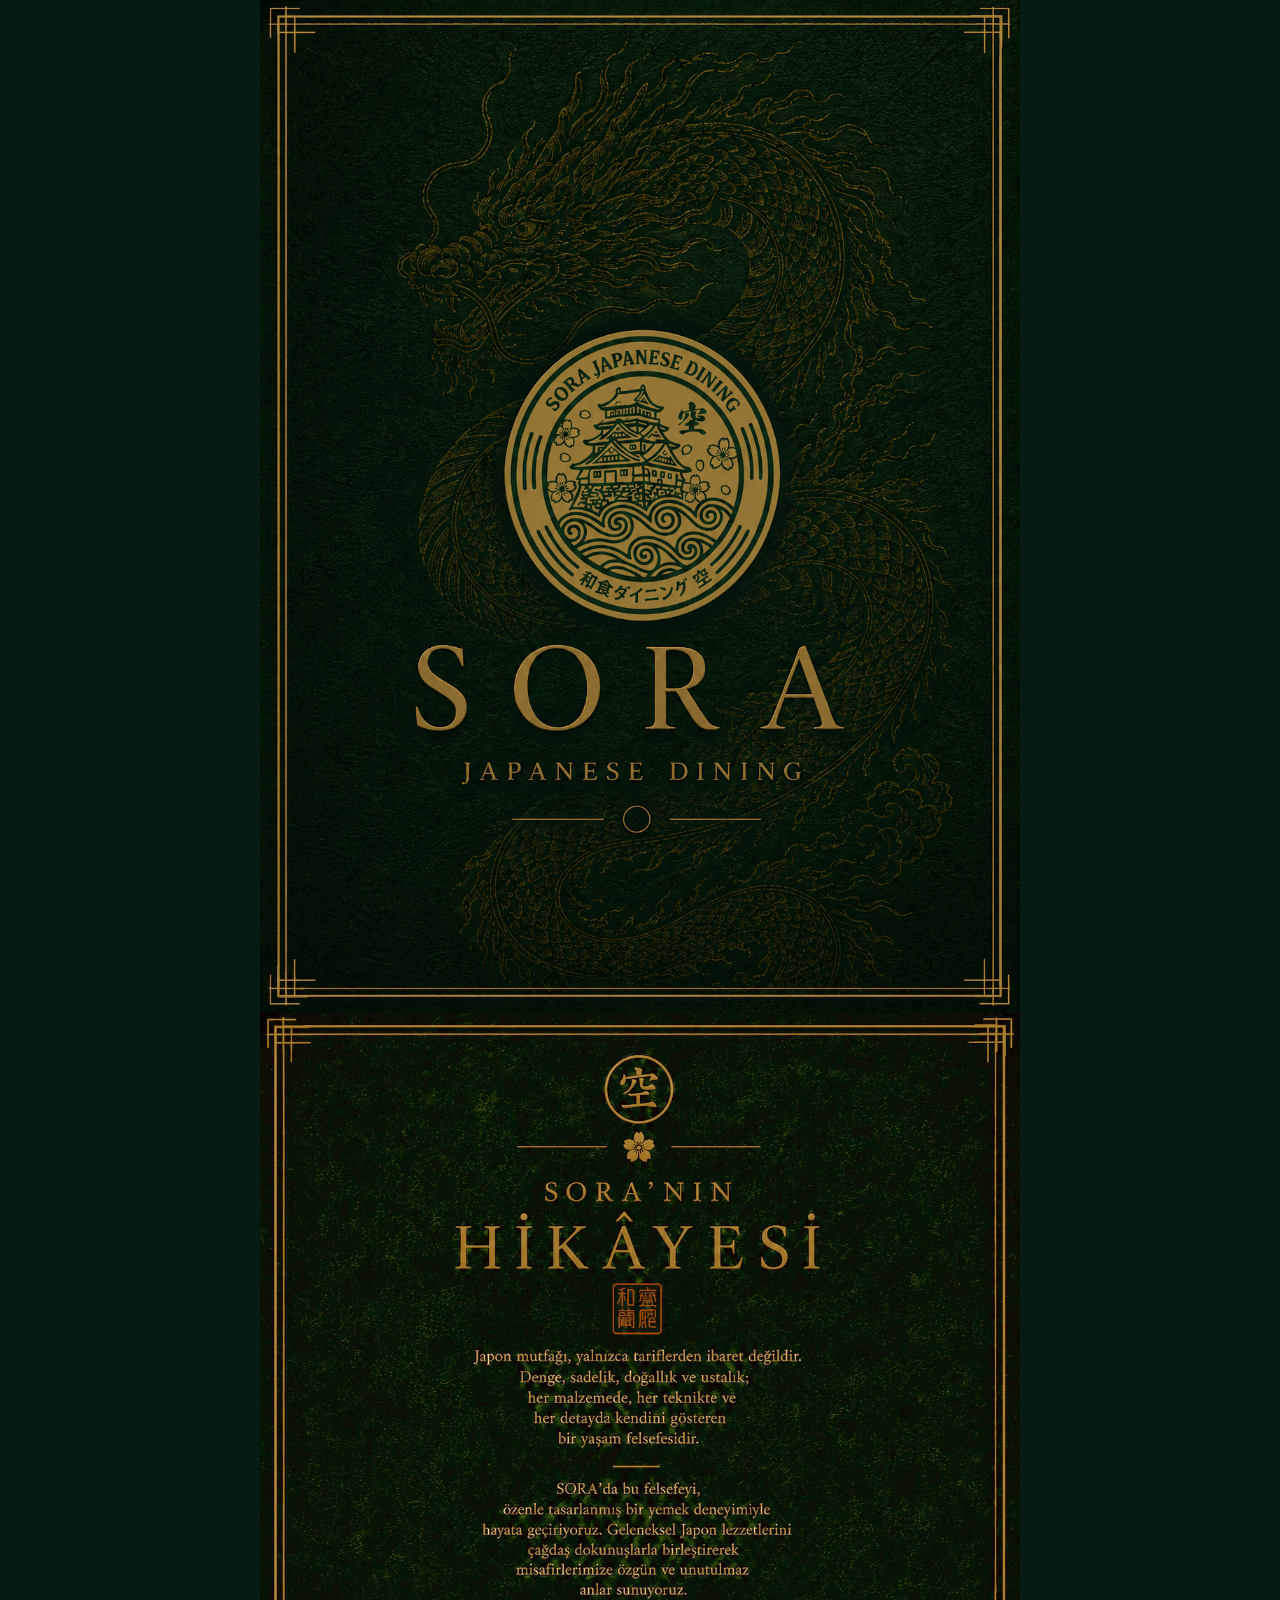
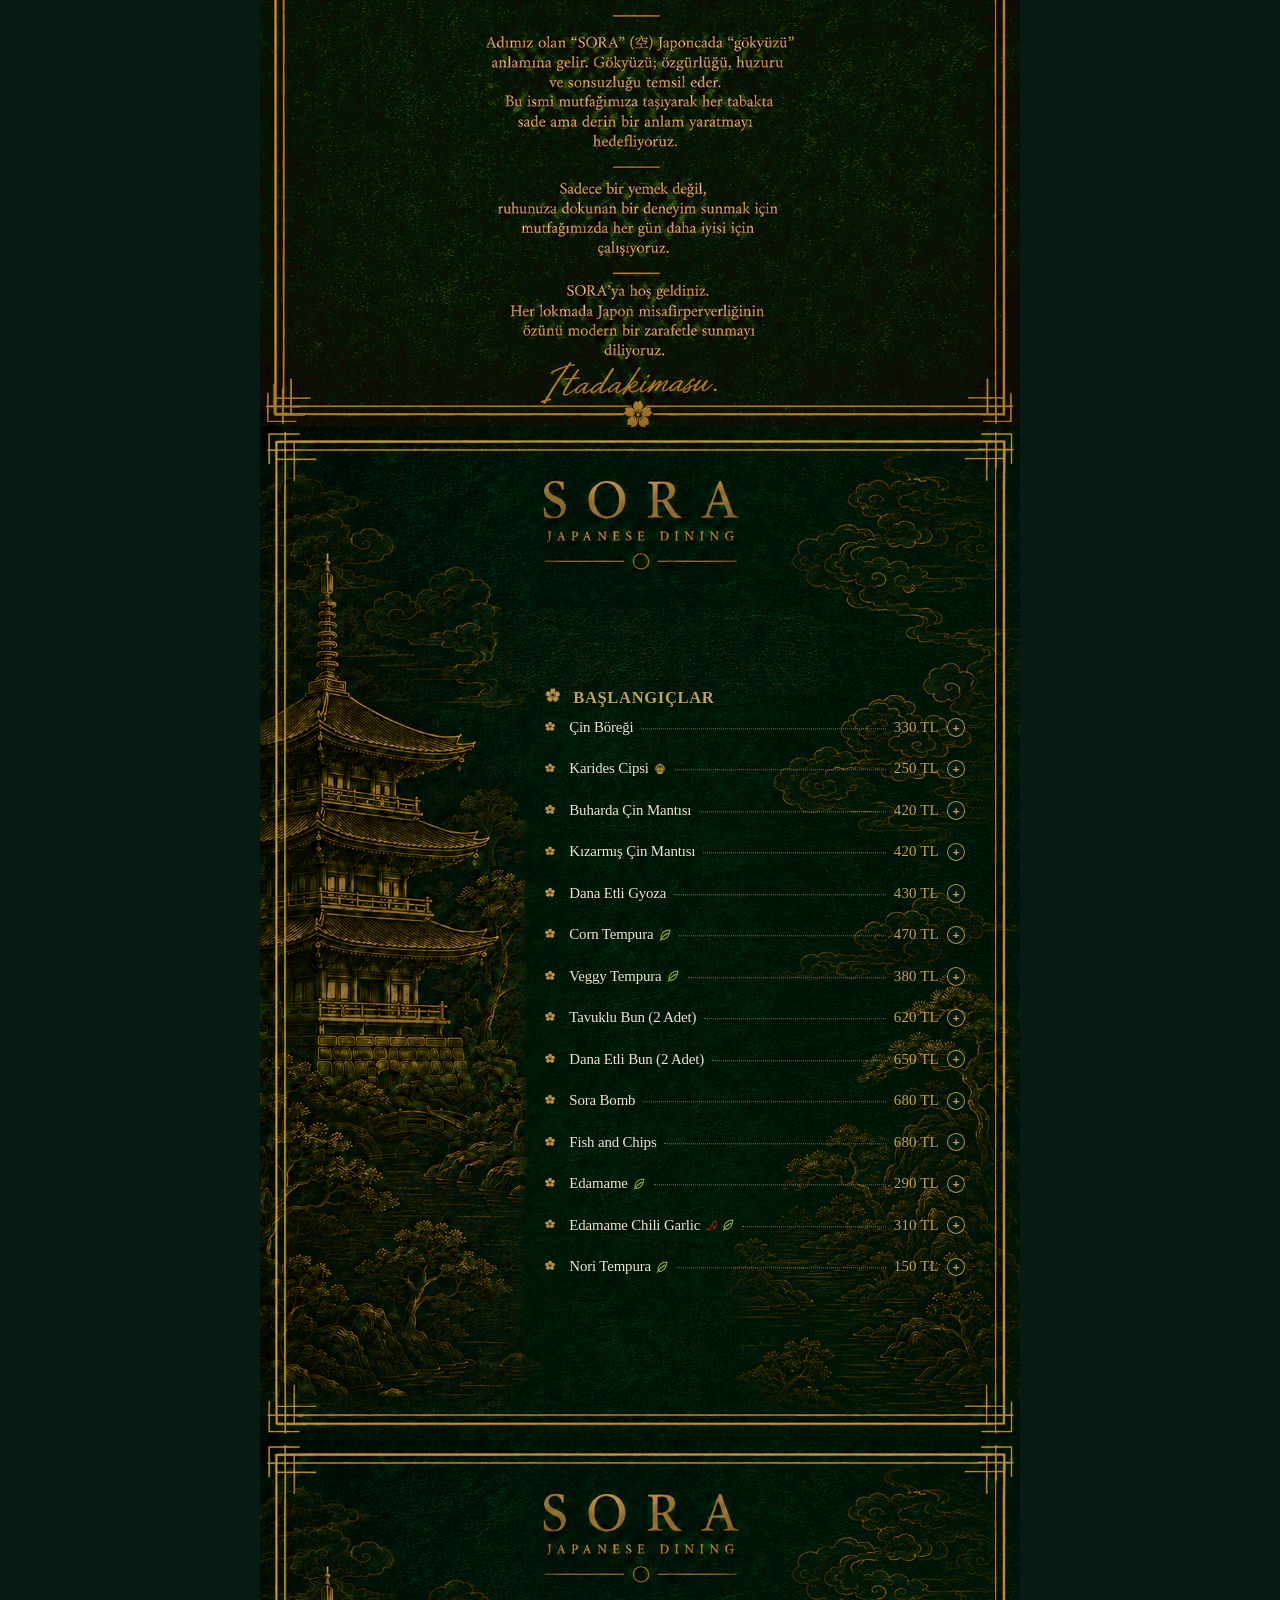
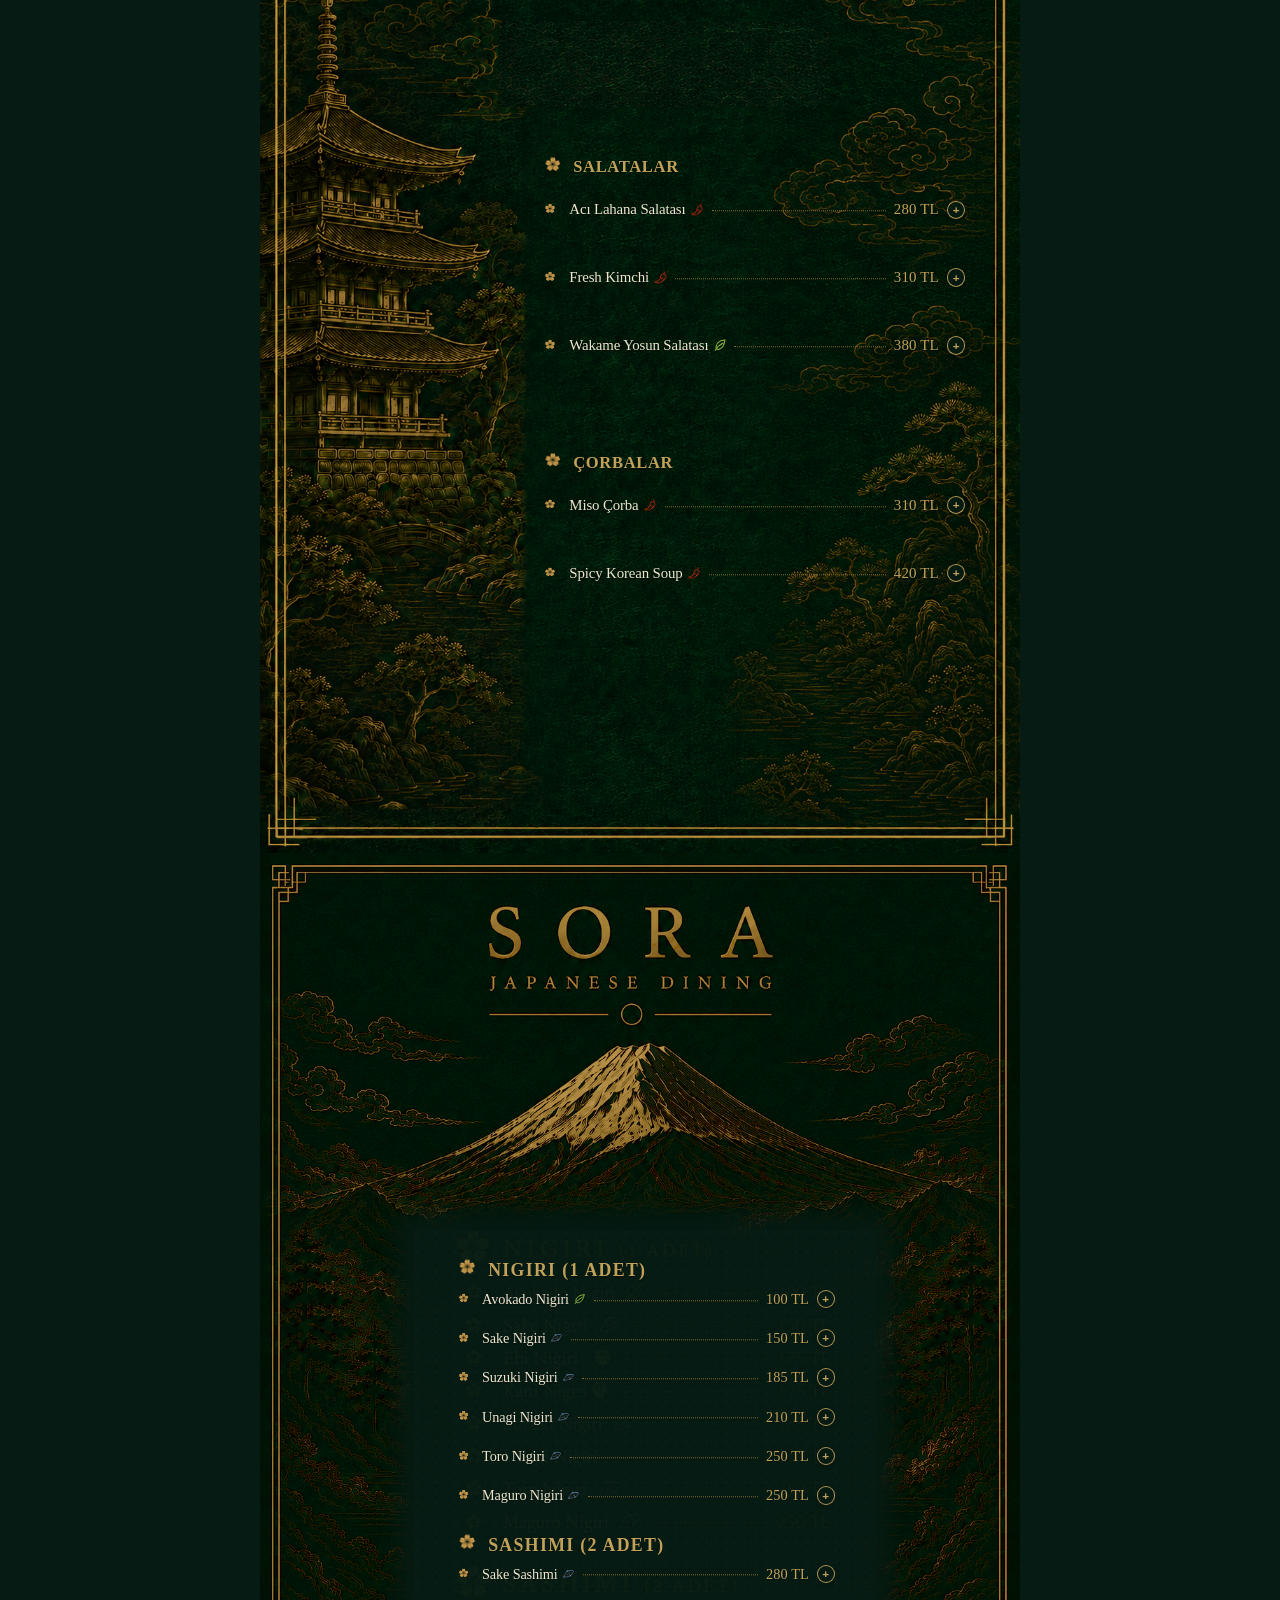
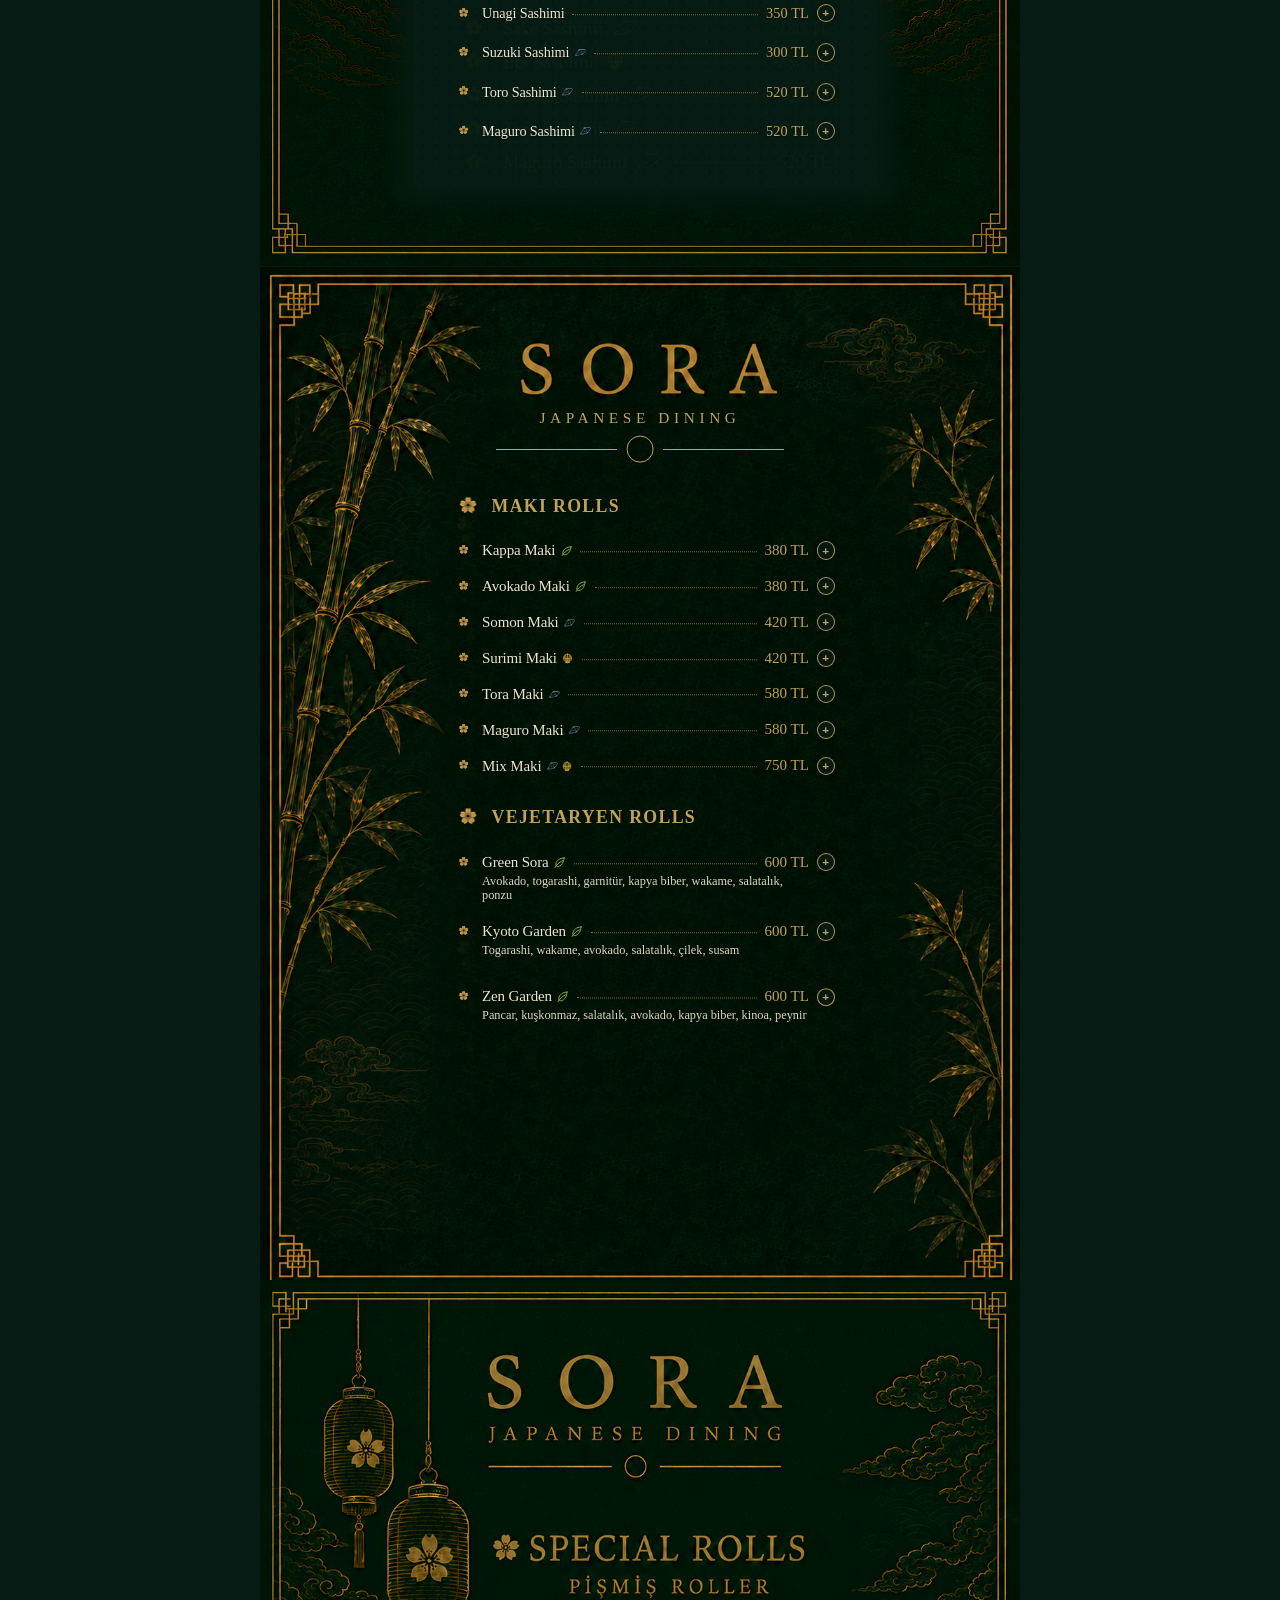
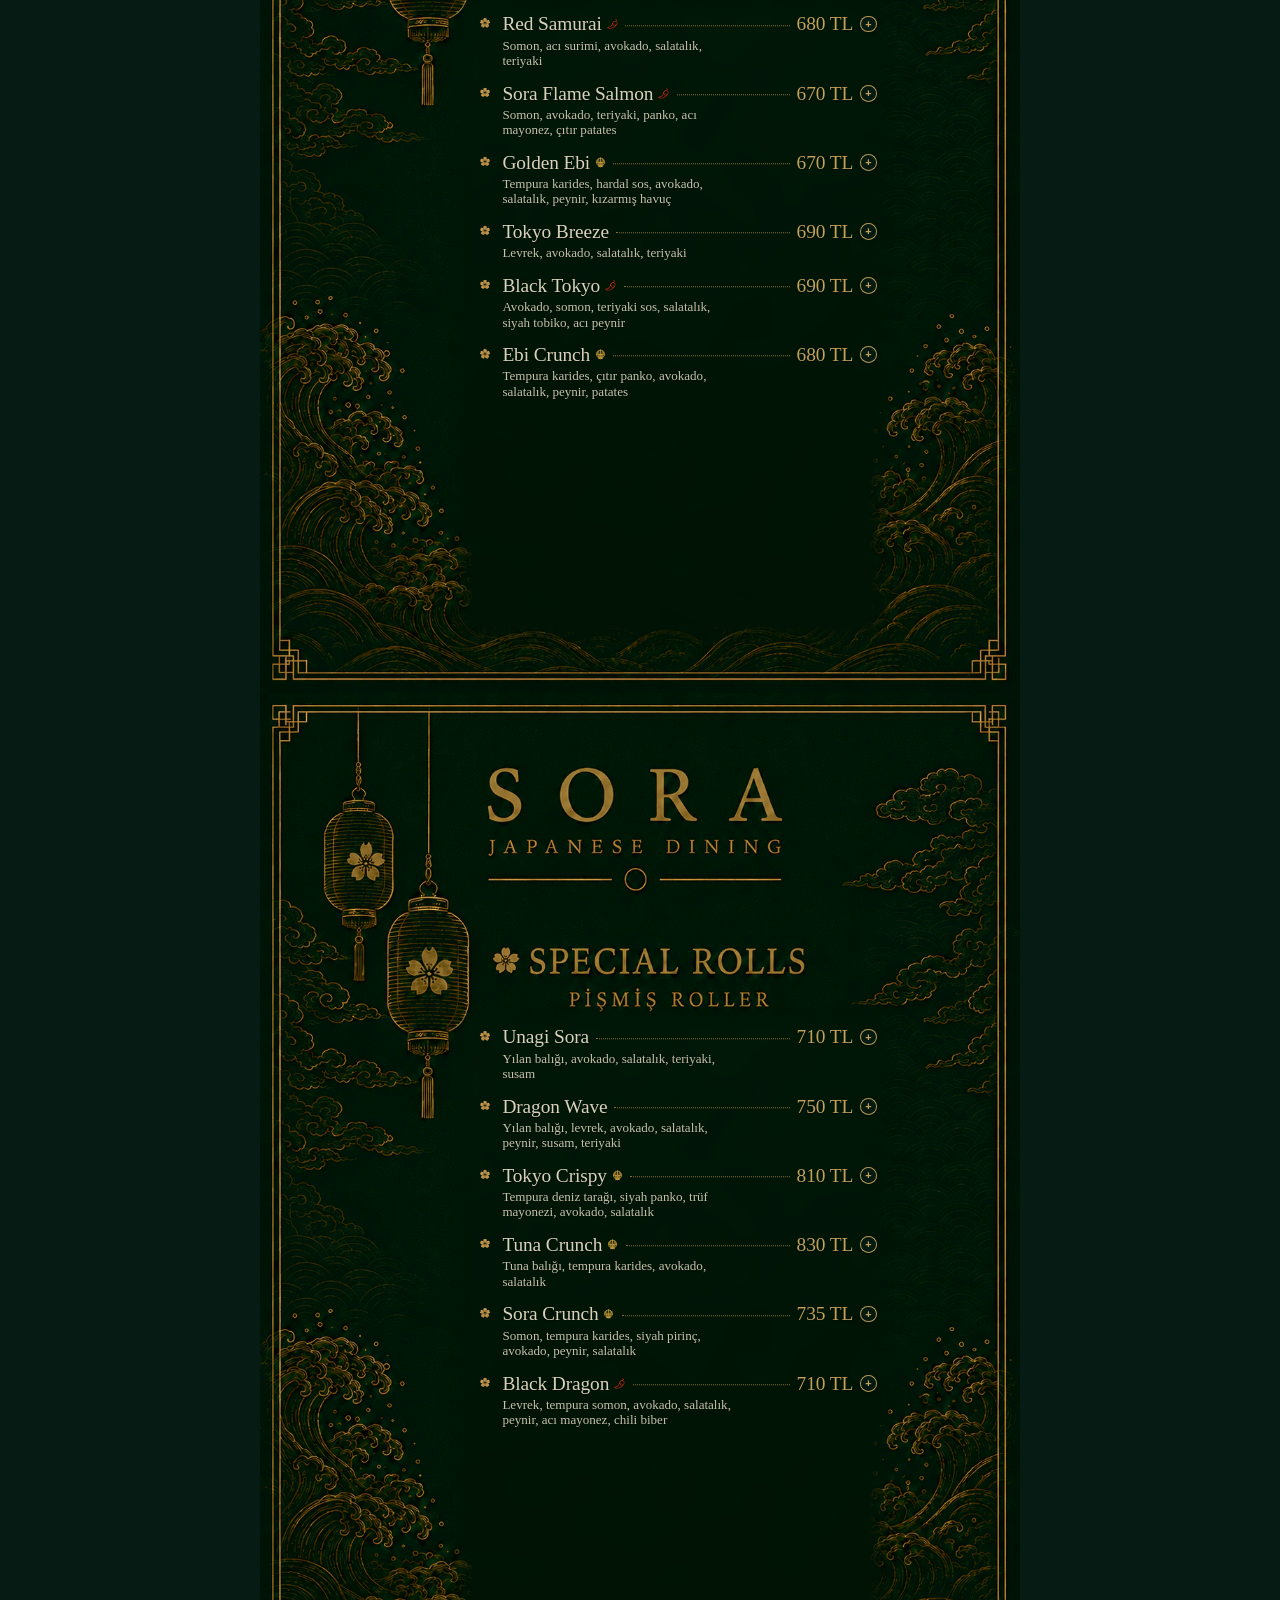
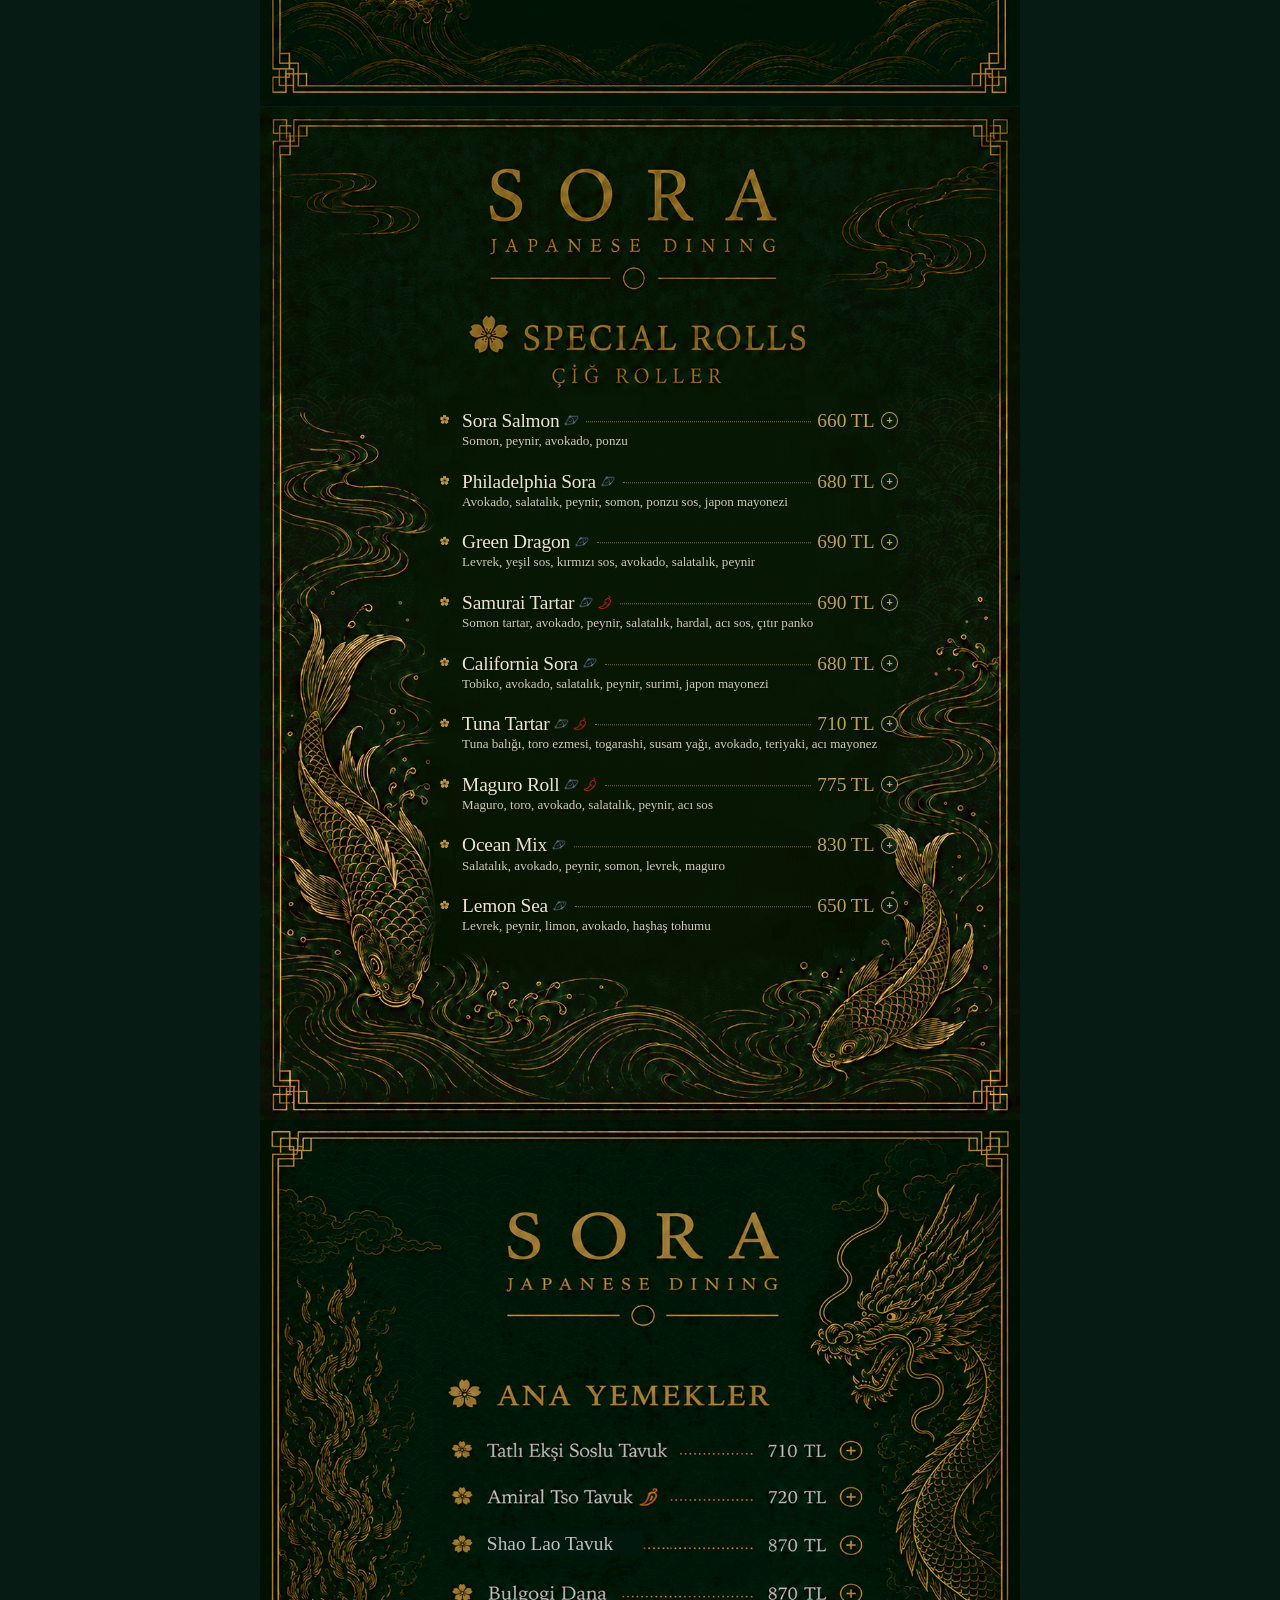
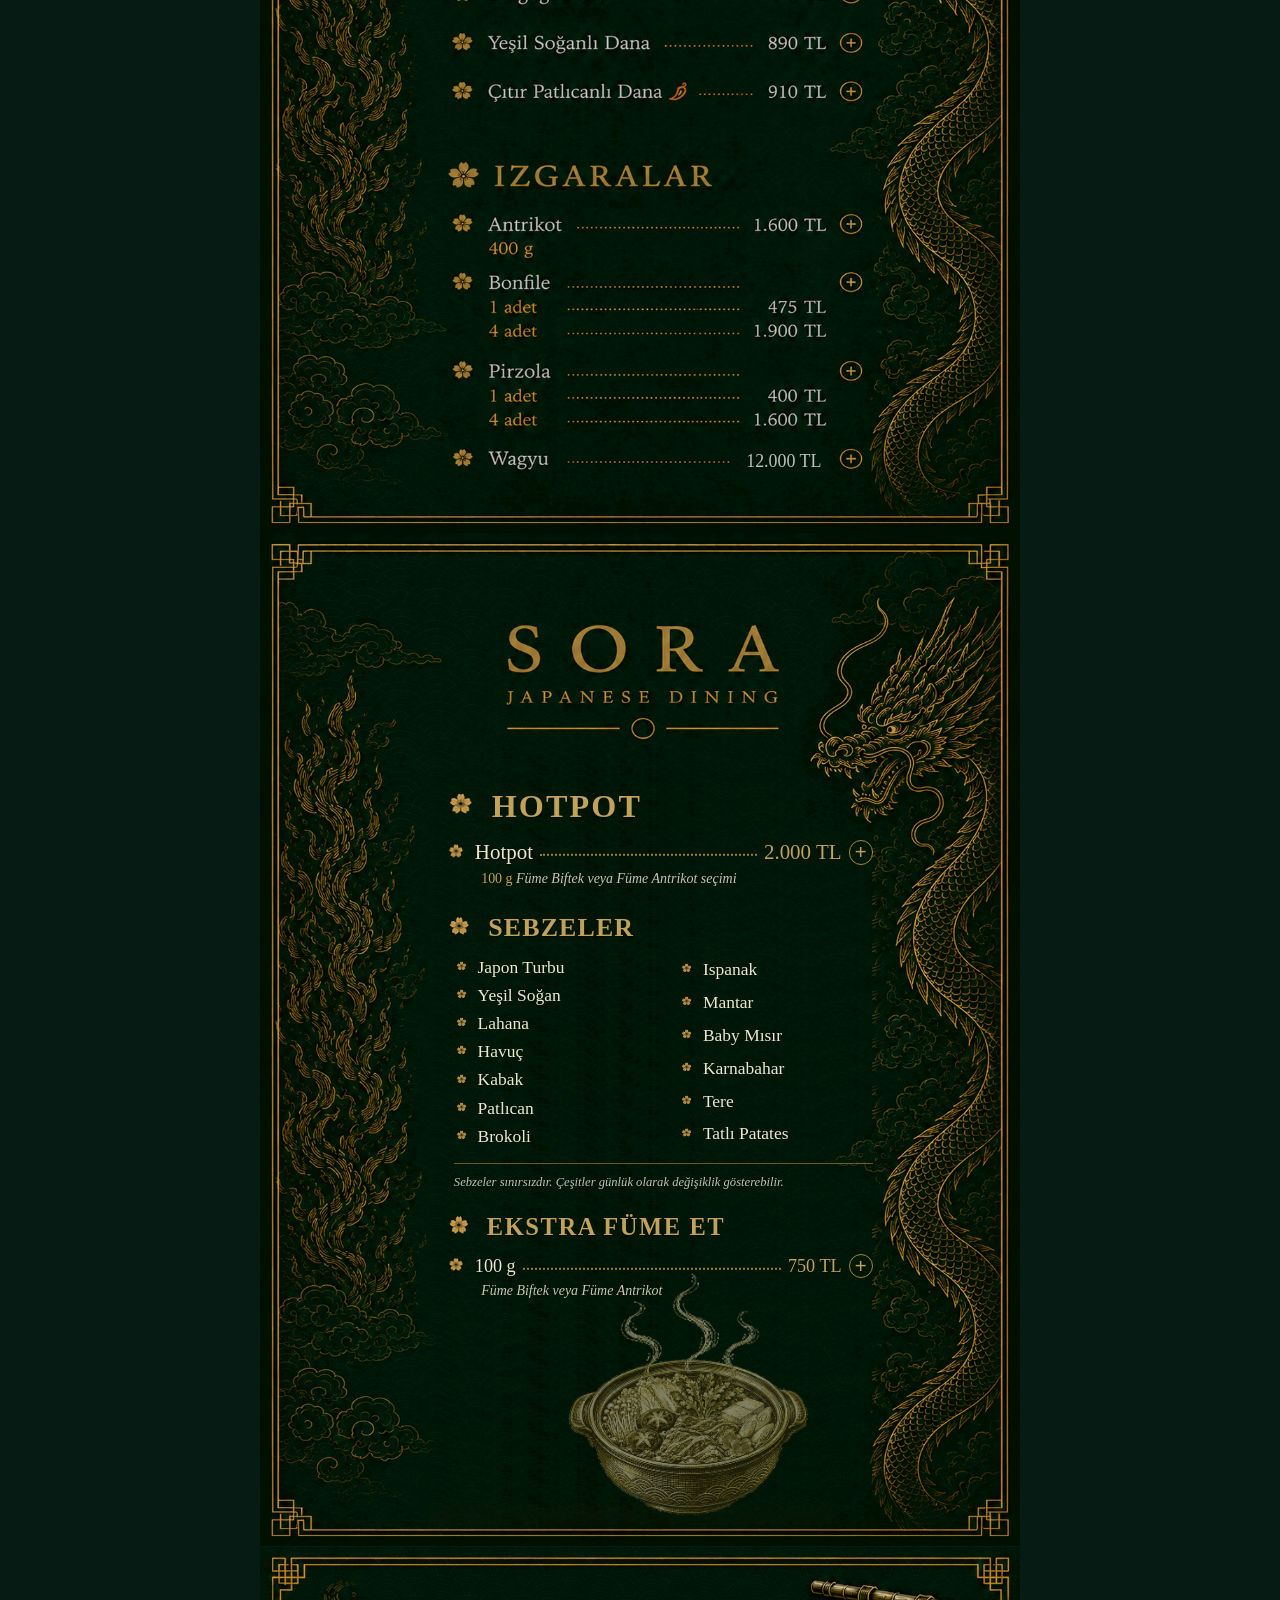
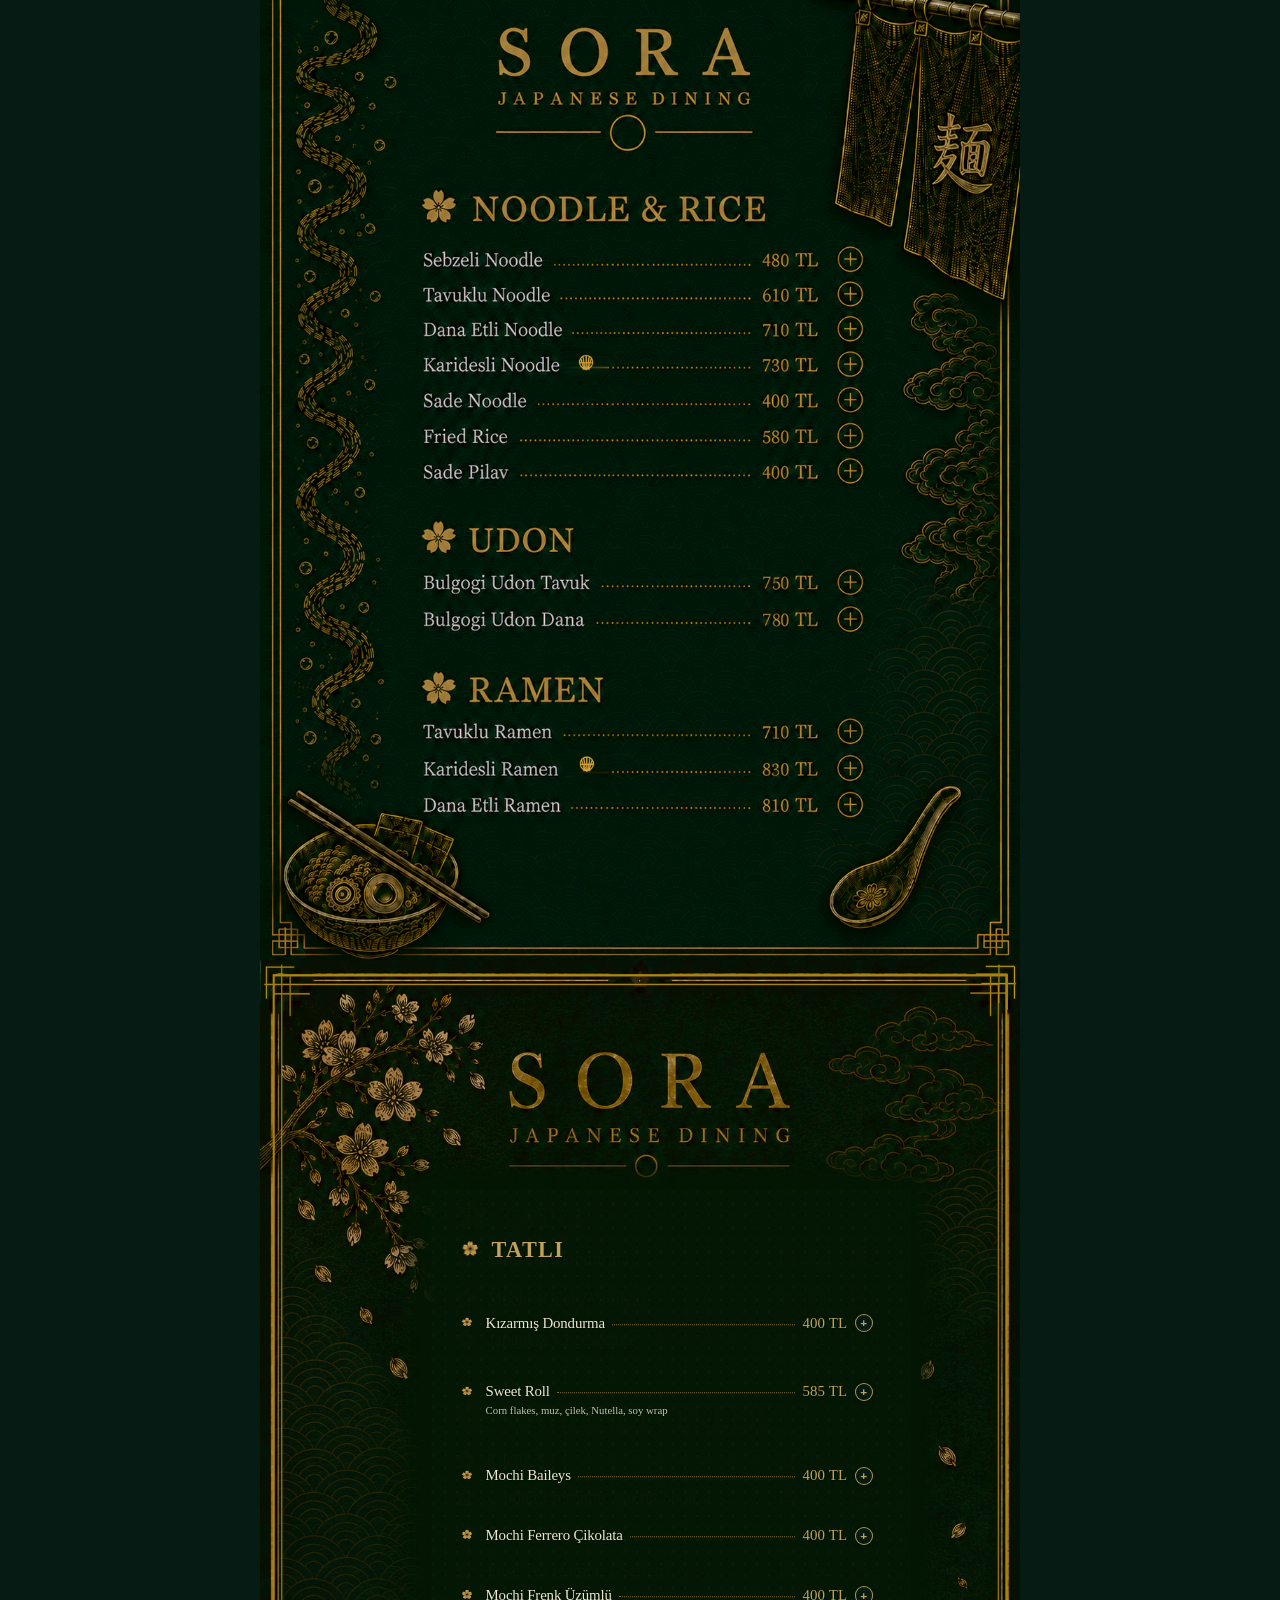
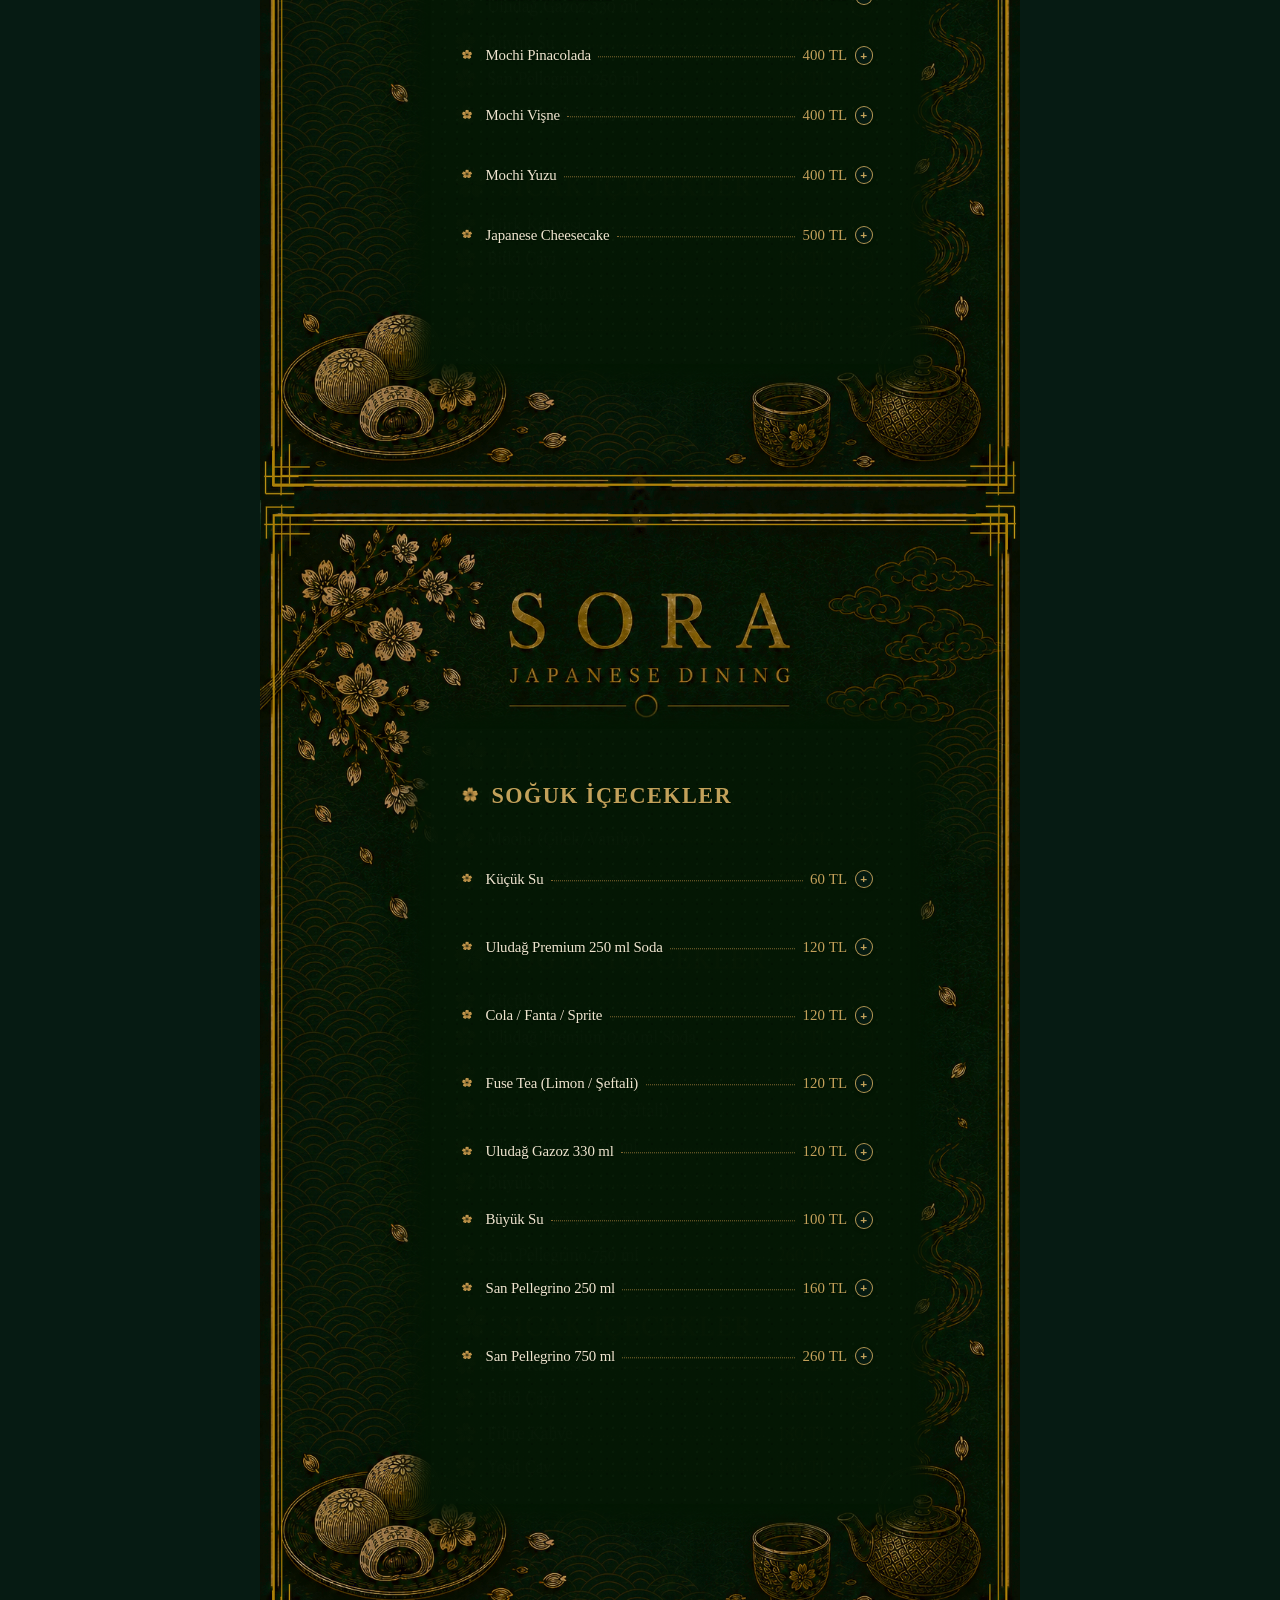
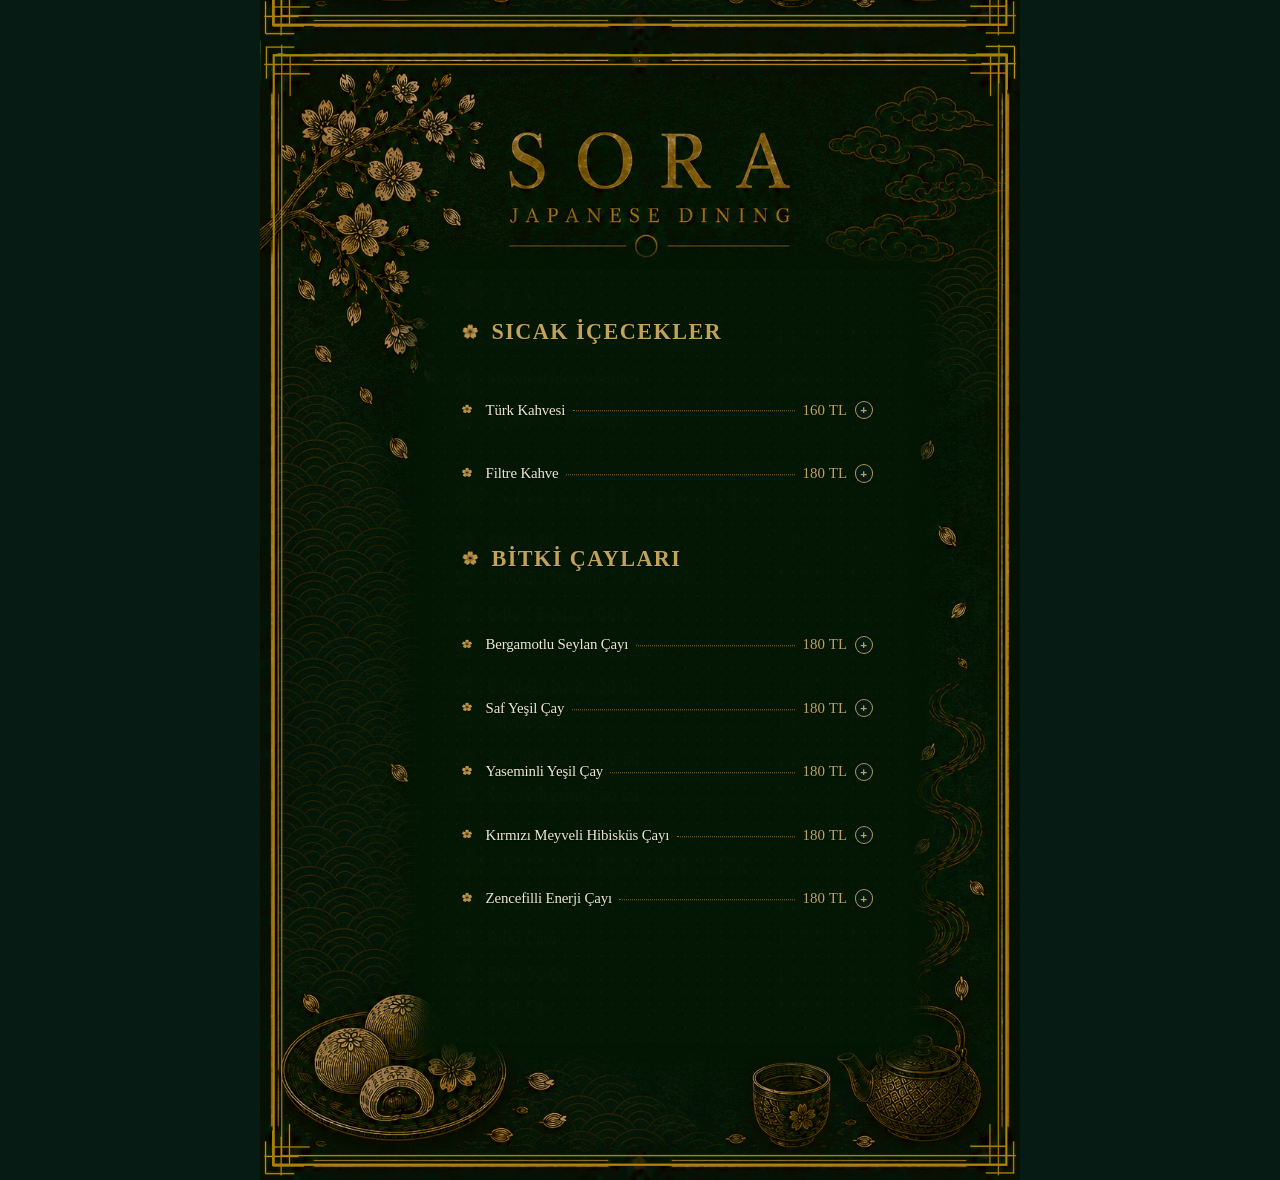
<file: index.html>
<!doctype html>
<html lang="tr">
<head>
  <meta charset="utf-8">
  <meta name="viewport" content="width=device-width, initial-scale=1, viewport-fit=cover">
  <meta name="theme-color" content="#0B2C20">
  <title>SORA Japanese Dining</title>
  <link rel="stylesheet" href="style.css?v=hotpot-update-2">
</head>
<body>
  <main class="menu-stack">
    <section class="page image-page">
      <img class="page-art" src="assets/page1-frame-renewed.png" alt="SORA Japanese Dining kapak">
    </section>

    <section class="page image-page">
      <img class="page-art" src="assets/page2-frame-renewed.png" alt="SORA'nın Hikâyesi">
    </section>

    <section class="page menu-page page3-start-page" aria-label="Başlangıçlar">
      <img class="menu-background" src="assets/page3-frame-renewed.png" alt="" aria-hidden="true">
      <div class="page3-heading-cover" aria-hidden="true"></div>
      <div id="page3a-menu" class="menu-items page3-start-menu"></div>
    </section>

    <section class="page menu-page page3-salad-soup-page" aria-label="Salatalar ve Çorbalar">
      <img class="menu-background" src="assets/page3-frame-renewed.png" alt="" aria-hidden="true">
      <div class="page3-heading-cover" aria-hidden="true"></div>
      <div id="page3b-menu" class="menu-items page3-salad-soup-menu"></div>
    </section>

    <section class="page image-page menu-page page4-menu-page" aria-label="Nigiri ve Sashimi">
      <img class="page-art" src="assets/page4-approved-final.png" alt="SORA Nigiri ve Sashimi menüsü">
      <div class="page4-content-cover" aria-hidden="true"></div>
      <div id="page4-menu" class="menu-items page4-menu-items"></div>
    </section>

    <section class="page image-page page5-coded-page" aria-label="Maki Rolls ve Vejetaryen Rolls">
      <img class="page-art" src="assets/page5-clean-final.png" alt="SORA Maki Rolls ve Vejetaryen Rolls menüsü">
      <div class="page5-brand-overlay" aria-hidden="true">
        <span class="page5-brand-sub">JAPANESE DINING</span>
        <div class="page5-brand-rule"></div>
      </div>
      <div id="page5-coded-menu" class="page5-coded-menu"></div>
    </section>

    <section class="page image-page page6-coded-page" aria-label="Special Rolls Pişmiş Roller 1">
      <img class="page-art" src="assets/page6-special-rolls-clean-coded.png?v=design-preserved-2" alt="SORA Special Rolls Pişmiş Roller menüsü 1">
      <div id="page6-coded-menu-1" class="page7-coded-menu page6-coded-menu"></div>
    </section>

    <section class="page image-page page6-coded-page" aria-label="Special Rolls Pişmiş Roller 2">
      <img class="page-art" src="assets/page6-special-rolls-clean-coded.png?v=design-preserved-2" alt="SORA Special Rolls Pişmiş Roller menüsü 2">
      <div id="page6-coded-menu-2" class="page7-coded-menu page6-coded-menu"></div>
    </section>

    <section class="page image-page page7-coded-page" aria-label="Special Rolls Çiğ Roller">
      <img class="page-art" src="assets/page7-special-rolls-clean-integrated.png" alt="SORA Special Rolls Çiğ Roller menüsü">
      <div id="page7-coded-menu" class="page7-coded-menu"></div>
    </section>

    <section class="page image-page page8-approved-page" aria-label="Ana Yemekler ve Izgaralar">
      <img class="page-art" src="assets/page8-main-grill-approved.png?v=3" alt="SORA Ana Yemekler ve Izgaralar menüsü">
      <span class="page8-shao-name" aria-hidden="true">Shao Lao Tavuk</span>
      <span id="page8-wagyu-price" class="page8-wagyu-price" aria-label="Wagyu fiyatı"></span>
      <div id="page8-nutrition-hotspots" class="page8-nutrition-hotspots" aria-label="Ana Yemekler ve Izgaralar besin ve alerjen bilgileri"></div>
    </section>

    <section class="page image-page menu-page hotpot-page" aria-label="Hotpot">
      <img class="page-art" src="assets/page8-hotpot-clean.png?v=2" alt="">
      <img class="hotpot-art" src="assets/hotpot-lineart.png" alt="" aria-hidden="true">
      <div id="hotpot-menu" class="hotpot-menu"></div>
    </section>

    <section class="page image-page page9-approved-page" aria-label="Noodle, Udon ve Ramen">
      <img class="page-art" src="assets/page9-noodle-rice-ramen-approved-colormatched.png?v=2" alt="SORA Noodle, Udon ve Ramen menüsü">
      <div id="page9-nutrition-hotspots" class="page9-nutrition-hotspots" aria-label="Noodle, Udon ve Ramen besin ve alerjen bilgileri"></div>
    </section>

    <section class="page image-page menu-page page10-coded-page page10-desserts-page" aria-label="Tatlılar">
      <img class="page-art" src="assets/page9-desserts-drinks-approved.png?v=2" alt="" aria-hidden="true">
      <div class="page10-content-cover" aria-hidden="true"></div>
      <div id="page10-desserts-menu" class="menu-items page10-coded-menu page10-desserts-menu"></div>
    </section>

    <section class="page image-page menu-page page10-coded-page page10-drinks-page" aria-label="Soğuk İçecekler">
      <img class="page-art" src="assets/page9-desserts-drinks-approved.png?v=2" alt="" aria-hidden="true">
      <div class="page10-content-cover" aria-hidden="true"></div>
      <div id="page10-cold-menu" class="menu-items page10-coded-menu page10-cold-menu"></div>
    </section>

    <section class="page image-page menu-page page10-coded-page page10-drinks-page" aria-label="Sıcak İçecekler ve Bitki Çayları">
      <img class="page-art" src="assets/page9-desserts-drinks-approved.png?v=2" alt="" aria-hidden="true">
      <div class="page10-content-cover" aria-hidden="true"></div>
      <div id="page10-hot-menu" class="menu-items page10-coded-menu page10-hot-menu"></div>
    </section>
  </main>

  <script src="menu-data.js?v=hotpot-update-2"></script>
  <script src="app.js?v=hotpot-update-2"></script>
</body>
</html>
</file>
<file: style.css>
:root{
  --sora-green:#0B2C20;
  --sora-dark:#061B13;
  --sora-gold:#A9833F;
  --sora-gold-light:#C2A15A;
  --sora-white:#EFE5CF;
  --max-menu-width:760px;
}

*{box-sizing:border-box}
html,body{margin:0;padding:0;background:var(--sora-dark)}
html{-webkit-text-size-adjust:100%;text-size-adjust:100%}
body{overflow-x:hidden}
.menu-stack{width:100%}

.page{
  position:relative;
  width:min(100%, var(--max-menu-width));
  aspect-ratio:1086 / 1448;
  margin:0 auto;
  overflow:hidden;
  background:var(--sora-green);
}

.image-page{line-height:0}
.page-art,
.menu-background{
  position:absolute;
  inset:0;
  display:block;
  width:100%;
  height:100%;
  object-fit:cover;
}

.master-frame{
  position:absolute;
  inset:0;
  z-index:50;
  display:block;
  width:100%;
  height:100%;
  pointer-events:none;
  user-select:none;
}

.menu-page{container-type:inline-size}
.menu-background{pointer-events:none;user-select:none}

/* Eski gömülü kategori başlığını örter; içerik koddan gelir. */
.page3-heading-cover{
  position:absolute;
  left:31.3%;
  width:43.7%;
  top:17.9%;
  height:8.5%;
  background-image:url('assets/page3-heading-cover.png');
  background-size:100% 100%;
  background-repeat:no-repeat;
  pointer-events:none;
  user-select:none;
}

/* Pagoda büyütüldüğü için liste biraz sağa taşındı; sağ boşluk artık menüyle dengeleniyor. */
.menu-items{
  position:absolute;
  z-index:10;
  left:37.4%;
  right:10.7%;
  top:22.35%;
  height:61.7%;
  display:grid;
  grid-template-rows:repeat(19, 1fr);
  font-family:"Iowan Old Style","Palatino Linotype","Book Antiqua",Palatino,Georgia,serif;
}

.menu-heading{
  min-width:0;
  display:flex;
  align-items:end;
  gap:.46em;
  line-height:1;
}

.heading-flower{
  display:block;
  width:1.35em;
  height:1.35em;
  object-fit:contain;
  flex:0 0 auto;
  transform:translateY(.05em);
}

.section-heading{
  color:var(--sora-gold-light);
  font-size:clamp(10px, 2.06cqw, 15.7px);
  font-weight:700;
  letter-spacing:.04em;
  text-transform:uppercase;
  text-shadow:0 1px 1px rgba(0,0,0,.35);
}

.menu-item{
  min-width:0;
  display:grid;
  grid-template-columns:1.10em max-content minmax(1.2em,1fr) max-content;
  align-items:center;
  column-gap:.47em;
  white-space:nowrap;
  line-height:1;
}

.menu-flower{
  display:block;
  width:.92em;
  height:.92em;
  object-fit:contain;
}

.item-content{display:inline-flex;align-items:center;gap:.28em;min-width:0}
.item-icons{display:inline-flex;align-items:center;gap:.12em;flex:0 0 auto}
.item-icon{display:block;width:.80em;height:.80em;object-fit:contain}

.item-name{
  color:var(--sora-white);
  font-size:clamp(8px, 1.86cqw, 14.1px);
  font-weight:500;
  letter-spacing:-0.01em;
  text-shadow:0 1px 1px rgba(0,0,0,.35);
}

.leader{
  align-self:center;
  min-width:.8em;
  border-bottom:1px dotted rgba(169,131,63,.76);
  transform:translateY(.08em);
}

.item-price{
  color:var(--sora-gold-light);
  font-size:clamp(8px, 1.84cqw, 14px);
  font-weight:500;
  letter-spacing:.01em;
  text-shadow:0 1px 1px rgba(0,0,0,.35);
}

@media (max-width:760px){.page{width:100%}}

/* ==========================================================
   4. SAYFA - NIGIRI / SASHIMI DÜZENLENEBİLİR MENÜ
   İçerik menu-data.js içindeki menuPages.page4 alanından gelir.
   ========================================================== */
.page4-menu-page{container-type:inline-size}

/* Görselde daha önce gömülü olan menü yazılarını kapatır.
   SORA başlığı, Fuji, çerçeve ve sayfanın geri kalan tasarımı korunur. */
.page4-content-cover{
  position:absolute;
  z-index:5;
  left:20.2%;
  right:19.0%;
  top:37.2%;
  height:55.0%;
  background:
    radial-gradient(circle at 20% 20%, rgba(18,55,40,.18) 0 1px, transparent 1.4px) 0 0/10px 10px,
    radial-gradient(circle at 70% 65%, rgba(0,0,0,.16) 0 1px, transparent 1.5px) 0 0/13px 13px,
    linear-gradient(rgba(6,27,19,.965), rgba(6,27,19,.965));
  box-shadow:0 0 22px 18px rgba(6,27,19,.96);
  pointer-events:none;
}

.page4-menu-items{
  left:26.0%;
  right:23.5%;
  top:38.2%;
  height:50.4%;
  grid-template-rows:repeat(13, 1fr);
  z-index:10;
}

.page4-menu-items .section-heading{
  font-size:clamp(11px, 2.34cqw, 17.8px);
  letter-spacing:.075em;
}

.page4-menu-items .heading-flower{
  width:1.45em;
  height:1.45em;
}

.page4-menu-items .item-name,
.page4-menu-items .item-price{
  font-size:clamp(8px, 1.88cqw, 14.3px);
}

.page4-menu-items .menu-item{
  grid-template-columns:1.05em max-content minmax(1.4em,1fr) max-content 1.55em;
  column-gap:.48em;
}

.page4-menu-items .nutrition-toggle{
  width:1.55em;height:1.55em;padding:0;border:1px solid rgba(194,161,90,.92);
  border-radius:50%;display:grid;place-items:center;background:rgba(6,27,19,.90);
  color:var(--sora-gold-light);font:700 clamp(8px,1.55cqw,12px)/1 Arial,sans-serif;
  cursor:pointer;box-shadow:0 1px 4px rgba(0,0,0,.28);
}
.page4-menu-items .nutrition-toggle.is-active{background:rgba(11,44,32,.98)}
.page4-menu-page .nutrition-panel{left:26%;right:20%;}

/* ==========================================================
   3. SAYFA - AÇILIR BESİN DEĞERİ / ALERJEN KATMANI
   Ana menü yerleşimi değiştirilmez; + düğmesi sağ boşlukta durur.
   ========================================================== */
.page3-start-menu .menu-item,
.page3-salad-soup-menu .menu-item{position:relative}

.page3-start-menu .nutrition-toggle,
.page3-salad-soup-menu .nutrition-toggle{
  position:absolute;
  left:calc(100% + .72em);
  top:50%;
  transform:translateY(-50%);
  width:1.55em;
  height:1.55em;
  padding:0;
  border:1px solid rgba(194,161,90,.92);
  border-radius:50%;
  display:grid;
  place-items:center;
  background:rgba(6,27,19,.90);
  color:var(--sora-gold-light);
  font:700 clamp(8px,1.55cqw,12px)/1 Arial,sans-serif;
  cursor:pointer;
  z-index:22;
  box-shadow:0 1px 4px rgba(0,0,0,.28);
}

.page3-start-menu .nutrition-toggle.is-active,
.page3-salad-soup-menu .nutrition-toggle.is-active{
  background:rgba(11,44,32,.98);
}

.nutrition-panel{
  position:absolute;
  z-index:40;
  line-height:1.2;
  left:38.5%;
  right:7.0%;
  display:none;
  padding:1.25% 1.55% 1.15%;
  background:rgba(6,27,19,.975);
  border:1px solid rgba(194,161,90,.88);
  box-shadow:0 7px 20px rgba(0,0,0,.42);
  color:var(--sora-white);
  font-family:"Iowan Old Style","Palatino Linotype","Book Antiqua",Palatino,Georgia,serif;
}
.nutrition-panel.is-open{display:block}
.nutrition-panel:before{
  content:"";
  position:absolute;
  inset:4px;
  border:1px solid rgba(169,131,63,.20);
  pointer-events:none;
}
.nutrition-head{
  position:relative;
  z-index:1;
  display:flex;
  justify-content:space-between;
  align-items:baseline;
  gap:1em;
  padding-right:1.25em;
}
.nutrition-name{
  color:var(--sora-white);
  font-size:clamp(9px,1.90cqw,14.5px);
  font-weight:600;
}
.nutrition-kcal{
  color:var(--sora-gold-light);
  font-size:clamp(9px,1.84cqw,14px);
  white-space:nowrap;
}
.nutrition-macros{
  line-height:1.25;
  position:relative;
  z-index:1;
  display:flex;
  flex-wrap:wrap;
  gap:.35em 1.05em;
  margin-top:.55em;
  color:rgba(239,229,207,.93);
  font-size:clamp(7px,1.42cqw,10.8px);
}
.nutrition-allergens{
  position:relative;
  z-index:1;
  margin-top:.55em;
  padding-top:.48em;
  border-top:1px solid rgba(169,131,63,.28);
  color:rgba(239,229,207,.92);
  font-size:clamp(7px,1.42cqw,10.8px);
  line-height:1.25;
}
.nutrition-allergens strong{color:var(--sora-gold-light)}
.nutrition-note{
  position:relative;
  z-index:1;
  margin-top:.55em;
  color:rgba(239,229,207,.72);
  font-size:clamp(6.5px,1.30cqw,10px);
  line-height:1.25;
  font-style:italic;
}
.nutrition-close{
  position:absolute;
  z-index:2;
  right:.35em;
  top:.18em;
  padding:0;
  border:0;
  background:transparent;
  color:var(--sora-gold-light);
  font:400 clamp(12px,2.1cqw,16px)/1 Arial,sans-serif;
  cursor:pointer;
}

/* ==========================================================
   4. SAYFA - AÇILIR BESİN DEĞERİ / ALERJEN KATMANI
   Onaylı Fuji görseli değişmez; yalnızca + düğmeleri ve kart eklenir.
   ========================================================== */
.page4-nutrition-page{container-type:inline-size}
.page4-nutrition-hotspots{position:absolute;inset:0;z-index:20;pointer-events:none}
.page4-nutrition-button{
  position:absolute;
  left:77.2%;
  transform:translate(-50%, calc(-50% + 3px));
  width:1.55em;
  height:1.55em;
  padding:0;
  border:1px solid rgba(194,161,90,.92);
  border-radius:50%;
  display:grid;
  place-items:center;
  background:rgba(6,27,19,.90);
  color:var(--sora-gold-light);
  font:700 clamp(8px,1.55cqw,12px)/1 Arial,sans-serif;
  cursor:pointer;
  pointer-events:auto;
  z-index:22;
  box-shadow:0 1px 4px rgba(0,0,0,.28);
}
.page4-nutrition-button.is-active{
  background:rgba(11,44,32,.98);
}
.page4-nutrition-panel{
  position:absolute;
  z-index:45;
  left:31.2%;right:17.0%;
  display:none;
  padding:1.3% 1.55% 1.2%;
  background:rgba(6,27,19,.978);
  border:1px solid rgba(194,161,90,.90);
  box-shadow:0 7px 20px rgba(0,0,0,.44);
  color:var(--sora-white);
  font-family:"Iowan Old Style","Palatino Linotype","Book Antiqua",Palatino,Georgia,serif;
  line-height:1.2;
}
.page4-nutrition-panel.is-open{display:block}
.page4-nutrition-panel:before{
  content:"";position:absolute;inset:4px;
  border:1px solid rgba(169,131,63,.20);pointer-events:none;
}
.page4-nutrition-head{position:relative;z-index:1;display:flex;justify-content:space-between;align-items:baseline;gap:1em;padding-right:1.25em}
.page4-nutrition-name{color:var(--sora-white);font-size:clamp(9px,1.90cqw,14.5px);font-weight:600}
.page4-nutrition-kcal{color:var(--sora-gold-light);font-size:clamp(9px,1.84cqw,14px);white-space:nowrap}
.page4-nutrition-macros{position:relative;z-index:1;display:flex;flex-wrap:wrap;gap:.35em 1.05em;margin-top:.55em;color:rgba(239,229,207,.93);font-size:clamp(7px,1.42cqw,10.8px)}
.page4-nutrition-allergens{position:relative;z-index:1;margin-top:.55em;padding-top:.48em;border-top:1px solid rgba(169,131,63,.28);color:rgba(239,229,207,.92);font-size:clamp(7px,1.42cqw,10.8px)}
.page4-nutrition-allergens strong{color:var(--sora-gold-light)}
.page4-nutrition-close{position:absolute;z-index:2;right:.35em;top:.18em;padding:0;border:0;background:transparent;color:var(--sora-gold-light);font:400 clamp(12px,2.1cqw,16px)/1 Arial,sans-serif;cursor:pointer}




/* ==========================================================
   5. SAYFA — PAGE 4 İLE AYNI KOLON MANTIĞI
   ========================================================== */
.page5-coded-page{container-type:inline-size;position:relative}

.page5-brand-overlay{
  position:absolute;z-index:12;inset:0;
  color:var(--sora-gold-light);
  font-family:"Iowan Old Style","Palatino Linotype","Book Antiqua",Palatino,Georgia,serif;
  pointer-events:none;
}
.page5-brand-sub{
  position:absolute;left:31%;right:31%;top:14.15%;
  display:block;text-align:center;
  font-size:clamp(10px,2.02cqw,15.4px);line-height:1;
  letter-spacing:.30em;white-space:nowrap;
}
.page5-brand-rule{
  position:absolute;left:31%;right:31%;top:17.92%;
  height:1px;margin:0;
  background:linear-gradient(90deg,var(--sora-gold-light) 0 42%,transparent 42% 58%,var(--sora-gold-light) 58% 100%);
}
.page5-brand-rule:after{
  content:"";position:absolute;left:50%;top:50%;
  width:1.55em;height:1.55em;transform:translate(-50%,-50%);
  border:1px solid var(--sora-gold-light);border-radius:50%;background:transparent;
}

.page5-coded-menu{
  position:absolute;z-index:10;left:26%;right:23.5%;top:21.2%;height:61.7%;
  display:grid;
  /* 7 Maki + 3 vejetaryen ürün. Maki alanı kendi içinde sıklaştırılır;
     Vejetaryen Rolls bölümü mevcut konumunda kalır. */
  grid-template-rows:8.10% repeat(7,5.7414%) 11.10% 11.10% 14.59% 14.92%;
  font-family:"Iowan Old Style","Palatino Linotype","Book Antiqua",Palatino,Georgia,serif;
}

.page5-coded-heading{
  min-width:0;display:flex;align-items:center;gap:.46em;line-height:1;
  color:var(--sora-gold-light);font-size:clamp(11px,2.34cqw,17.8px);
  font-weight:700;letter-spacing:.075em;
}
.page5-coded-heading img{display:block;width:1.45em;height:1.45em;object-fit:contain;flex:0 0 auto}

.page5-coded-item{
  min-width:0;display:grid;
  grid-template-columns:1.05em max-content minmax(1.4em,1fr) max-content 1.55em;
  align-items:center;column-gap:.48em;color:var(--sora-white);line-height:1;
}
.page5-coded-item.has-description{grid-template-rows:auto auto;align-items:center;padding-top:0;row-gap:.24em}

.page5-coded-flower{display:block;width:.92em;height:.92em;object-fit:contain;align-self:center}
.page5-coded-item.has-description .page5-coded-flower{grid-row:1;align-self:center;margin-top:0}

.page5-coded-copy{min-width:0;align-self:center;max-width:100%}
.page5-coded-item.has-description .page5-coded-copy{grid-row:1;align-self:center}

.page5-coded-topline{display:inline-flex;align-items:center;gap:.28em;min-width:0}
.page5-coded-name{
  color:var(--sora-white);font-size:clamp(8.8px,1.98cqw,15.1px);
  font-weight:500;letter-spacing:-.01em;white-space:nowrap;text-shadow:0 1px 1px rgba(0,0,0,.35);
}
.page5-coded-icons{display:inline-flex;align-items:center;gap:.12em;flex:0 0 auto}
.page5-coded-icon{display:block;width:.80em;height:.80em;object-fit:contain}

.page5-coded-leader{
  align-self:center;min-width:.8em;border-bottom:1px dotted rgba(169,131,63,.76);
  transform:translateY(.08em);
}
.page5-coded-item.has-description .page5-coded-leader{grid-row:1;align-self:center;margin-top:0}

.page5-coded-price{
  color:var(--sora-gold-light);font-size:clamp(8.8px,1.98cqw,15.1px);
  font-weight:500;white-space:nowrap;text-shadow:0 1px 1px rgba(0,0,0,.35);align-self:center;
}
.page5-coded-item.has-description .page5-coded-price{grid-row:1;align-self:center;margin-top:0}

.page5-coded-toggle{
  width:1.55em;height:1.55em;padding:0;border:1px solid rgba(194,161,90,.92);
  border-radius:50%;display:grid;place-items:center;background:rgba(6,27,19,.90);
  color:var(--sora-gold-light);font:700 clamp(8px,1.55cqw,12px)/1 Arial,sans-serif;
  cursor:pointer;box-shadow:0 1px 4px rgba(0,0,0,.28);align-self:center;
}
.page5-coded-item.has-description .page5-coded-toggle{grid-row:1;align-self:center;margin-top:0}
.page5-coded-toggle.is-active{background:rgba(11,44,32,.98)}

.page5-coded-desc{
  grid-column:2 / 5;grid-row:2;display:block;margin:0;min-width:0;
  color:rgba(239,229,207,.92);font-size:clamp(7.8px,1.48cqw,11.3px);
  font-style:normal;line-height:1.30;white-space:normal;max-width:100%;
  text-shadow:0 1px 1px rgba(0,0,0,.35);
}

.page5-coded-panel{
  position:absolute;z-index:45;left:27%;right:22%;display:none;
  line-height:1.2;
  padding:1.25% 1.55% 1.15%;background:rgba(6,27,19,.982);
  border:1px solid rgba(194,161,90,.90);box-shadow:0 7px 20px rgba(0,0,0,.44);
  color:var(--sora-white);
  font-family:"Iowan Old Style","Palatino Linotype","Book Antiqua",Palatino,Georgia,serif;
}
.page5-coded-panel.is-open{display:block}
.page5-coded-panel:before{content:"";position:absolute;inset:4px;border:1px solid rgba(169,131,63,.20);pointer-events:none}
.page5-coded-panel-head{position:relative;z-index:1;display:flex;justify-content:space-between;align-items:baseline;gap:1em;padding-right:1.25em}
.page5-coded-panel-name{color:var(--sora-white);font-size:clamp(9px,1.90cqw,14.5px);font-weight:600}
.page5-coded-panel-kcal{color:var(--sora-gold-light);font-size:clamp(9px,1.84cqw,14px);white-space:nowrap}
.page5-coded-panel-macros{line-height:1.25;position:relative;z-index:1;display:flex;flex-wrap:wrap;gap:.35em 1.05em;margin-top:.55em;color:rgba(239,229,207,.93);font-size:clamp(7px,1.42cqw,10.8px)}
.page5-coded-panel-allergens{position:relative;z-index:1;margin-top:.55em;padding-top:.48em;border-top:1px solid rgba(169,131,63,.28);color:rgba(239,229,207,.92);font-size:clamp(7px,1.42cqw,10.8px);line-height:1.25}
.page5-coded-panel-allergens strong{color:var(--sora-gold-light)}
.page5-coded-close{position:absolute;z-index:2;right:.35em;top:.18em;padding:0;border:0;background:transparent;color:var(--sora-gold-light);font:400 clamp(12px,2.1cqw,16px)/1 Arial,sans-serif;cursor:pointer}

/* ==========================================================
   5. SAYFA — ONAYLI GÖRSEL KİLİTLİ + BESİN HOTSPOTLARI
   Tasarım görselin içinde sabittir; CSS yalnızca tıklama alanı ve paneli yönetir.
   ========================================================== */
.page5-approved-page{position:relative;container-type:inline-size}
.page5-nutrition-hotspots{position:absolute;z-index:30;inset:0;pointer-events:none}
.page5-nutrition-button{
  position:absolute;
  left:79.208%;
  width:6.2%;
  height:3.05%;
  transform:translate(-50%,-50%);
  padding:0;
  border:0;
  border-radius:50%;
  background:transparent;
  color:transparent;
  cursor:pointer;
  pointer-events:auto;
  outline:none;
  touch-action:manipulation;
  -webkit-tap-highlight-color:transparent;
}
.page5-nutrition-button:focus-visible{
  outline:2px solid rgba(223,191,114,.9);
  outline-offset:2px;
}
.page5-nutrition-panel{
  position:absolute;
  z-index:45;
  left:29.4%;right:18.2%;
  display:none;
  padding:1.25% 1.55% 1.15%;
  background:rgba(6,27,19,.982);
  border:1px solid rgba(194,161,90,.90);
  box-shadow:0 7px 20px rgba(0,0,0,.44);
  color:var(--sora-white);
  font-family:"Iowan Old Style","Palatino Linotype","Book Antiqua",Palatino,Georgia,serif;
  line-height:1.2;
}
.page5-nutrition-panel.is-open{display:block}
.page5-nutrition-panel:before{content:"";position:absolute;inset:4px;border:1px solid rgba(169,131,63,.20);pointer-events:none}
.page5-nutrition-head{position:relative;z-index:1;display:flex;justify-content:space-between;align-items:baseline;gap:1em;padding-right:1.25em}
.page5-nutrition-name{color:var(--sora-white);font-size:clamp(9px,1.90cqw,14.5px);font-weight:600}
.page5-nutrition-kcal{color:var(--sora-gold-light);font-size:clamp(9px,1.84cqw,14px);white-space:nowrap}
.page5-nutrition-macros{position:relative;z-index:1;display:flex;flex-wrap:wrap;gap:.35em 1.05em;margin-top:.55em;color:rgba(239,229,207,.93);font-size:clamp(7px,1.42cqw,10.8px)}
.page5-nutrition-allergens{position:relative;z-index:1;margin-top:.55em;padding-top:.48em;border-top:1px solid rgba(169,131,63,.28);color:rgba(239,229,207,.92);font-size:clamp(7px,1.42cqw,10.8px);line-height:1.25}
.page5-nutrition-allergens strong{color:var(--sora-gold-light)}
.page5-nutrition-close{position:absolute;z-index:2;right:.35em;top:.18em;padding:0;border:0;background:transparent;color:var(--sora-gold-light);font:400 clamp(12px,2.1cqw,16px)/1 Arial,sans-serif;cursor:pointer}


/* ==========================================================
   6. SAYFA — ONAYLI SPECIAL ROLLS GÖRSELİ + BESİN/ALERJEN
   Görsel kilitlidir; yalnızca + düğmeleri ve açılır bilgi kartı üst katmandadır.
   ========================================================== */
.page6-approved-page{position:relative;container-type:inline-size}
.page6-nutrition-hotspots{position:absolute;z-index:30;inset:0;pointer-events:none}
.page6-nutrition-button{
  position:absolute;
  left:81.05%;
  transform:translate(-50%,-50%);
  width:1.55em;
  height:1.55em;
  padding:0;
  border:1px solid rgba(194,161,90,.96);
  border-radius:50%;
  display:grid;
  place-items:center;
  background:rgba(6,27,19,.92);
  color:var(--sora-gold-light);
  font:700 clamp(8px,1.55cqw,12px)/1 Arial,sans-serif;
  cursor:pointer;
  pointer-events:auto;
  z-index:32;
  box-shadow:0 1px 4px rgba(0,0,0,.34);
  touch-action:manipulation;
  -webkit-tap-highlight-color:transparent;
}
.page6-nutrition-button.is-active{background:rgba(11,44,32,.99)}
.page6-nutrition-button:focus-visible{outline:2px solid rgba(223,191,114,.9);outline-offset:2px}

.page6-nutrition-panel{
  position:absolute;
  z-index:45;
  left:29.4%;right:18.2%;
  display:none;
  padding:1.25% 1.55% 1.15%;
  background:rgba(6,27,19,.982);
  border:1px solid rgba(194,161,90,.90);
  box-shadow:0 7px 20px rgba(0,0,0,.44);
  color:var(--sora-white);
  font-family:"Iowan Old Style","Palatino Linotype","Book Antiqua",Palatino,Georgia,serif;
  line-height:1.2;
}
.page6-nutrition-panel.is-open{display:block}
.page6-nutrition-panel:before{content:"";position:absolute;inset:4px;border:1px solid rgba(169,131,63,.20);pointer-events:none}
.page6-nutrition-head{position:relative;z-index:1;display:flex;justify-content:space-between;align-items:baseline;gap:1em;padding-right:1.25em}
.page6-nutrition-name{color:var(--sora-white);font-size:clamp(9px,1.90cqw,14.5px);font-weight:600}
.page6-nutrition-kcal{color:var(--sora-gold-light);font-size:clamp(9px,1.84cqw,14px);white-space:nowrap}
.page6-nutrition-macros{position:relative;z-index:1;display:flex;flex-wrap:wrap;gap:.35em 1.05em;margin-top:.55em;color:rgba(239,229,207,.93);font-size:clamp(7px,1.42cqw,10.8px)}
.page6-nutrition-allergens{position:relative;z-index:1;margin-top:.55em;padding-top:.48em;border-top:1px solid rgba(169,131,63,.28);color:rgba(239,229,207,.92);font-size:clamp(7px,1.42cqw,10.8px);line-height:1.25}
.page6-nutrition-allergens strong{color:var(--sora-gold-light)}
.page6-nutrition-close{position:absolute;z-index:2;right:.35em;top:.18em;padding:0;border:0;background:transparent;color:var(--sora-gold-light);font:400 clamp(12px,2.1cqw,16px)/1 Arial,sans-serif;cursor:pointer}

/* ==========================================================
   7. SAYFA — SPECIAL ROLLS / ÇİĞ ROLLER
   ========================================================== */
.page7-approved-page{position:relative;container-type:inline-size}
.page7-nutrition-hotspots{position:absolute;inset:0;z-index:60;pointer-events:none}
.page7-nutrition-button{
  position:absolute;
  left:82.555%;
  transform:translate(-50%,-50%);
  width:6.0%;
  height:4.0%;
  min-width:36px;
  min-height:36px;
  padding:0;
  border:0;
  border-radius:50%;
  background:transparent;
  color:transparent;
  cursor:pointer;
  pointer-events:auto;
  outline:none;
  touch-action:manipulation;
  -webkit-tap-highlight-color:transparent;
}
.page7-nutrition-button:focus-visible{
  outline:2px solid rgba(223,191,114,.9);
  outline-offset:2px;
}
.page7-nutrition-panel{
  position:absolute;
  z-index:100;
  left:26.5%;
  right:17.5%;
  display:none;
  padding:1.35% 1.65% 1.2%;
  background:rgba(6,27,19,.985);
  border:1px solid rgba(194,161,90,.90);
  box-shadow:0 8px 24px rgba(0,0,0,.55);
  color:var(--sora-white);
  font-family:"Iowan Old Style","Palatino Linotype","Book Antiqua",Palatino,Georgia,serif;
  line-height:1.25;
}
.page7-nutrition-panel.is-open{display:block}
.page7-nutrition-panel:before{content:"";position:absolute;inset:4px;border:1px solid rgba(169,131,63,.20);pointer-events:none}
.page7-nutrition-head{position:relative;z-index:1;display:flex;justify-content:space-between;align-items:baseline;gap:1em;padding-right:1.25em}
.page7-nutrition-name{color:var(--sora-white);font-size:clamp(9px,1.90cqw,14.5px);font-weight:600}
.page7-nutrition-kcal{color:var(--sora-gold-light);font-size:clamp(9px,1.84cqw,14px);white-space:nowrap}
.page7-nutrition-macros{position:relative;z-index:1;display:flex;flex-wrap:wrap;gap:.35em 1.05em;margin-top:.55em;color:rgba(239,229,207,.93);font-size:clamp(7px,1.42cqw,10.8px)}
.page7-nutrition-allergens{position:relative;z-index:1;margin-top:.55em;padding-top:.48em;border-top:1px solid rgba(169,131,63,.28);color:rgba(239,229,207,.92);font-size:clamp(7px,1.42cqw,10.8px);line-height:1.25}
.page7-nutrition-allergens strong{color:var(--sora-gold-light)}
.page7-nutrition-close{position:absolute;z-index:2;right:.35em;top:.18em;padding:0;border:0;background:transparent;color:var(--sora-gold-light);font:400 clamp(12px,2.1cqw,16px)/1 Arial,sans-serif;cursor:pointer}

/* ==========================================================
   8. SAYFA — ANA YEMEKLER & IZGARALAR
   ========================================================== */
.page8-approved-page{position:relative;container-type:inline-size}
.page8-shao-name{
  position:absolute;
  z-index:55;
  left:29.85%;
  top:40.66%;
  width:20.5%;
  height:2.24%;
  display:flex;
  align-items:center;
  justify-content:flex-start;
  background:#00180d;
  box-shadow:0 0 .45cqw .32cqw #00180d;
  color:#BFC0BC;
  font-family:"Times New Roman",Times,serif;
  font-size:clamp(7.5px,2.55cqw,19.4px);
  font-weight:400;
  line-height:1;
  white-space:nowrap;
  pointer-events:none;
}
.page8-wagyu-price{
  position:absolute;
  z-index:55;
  left:62.98%;
  top:91.36%;
  width:11.88%;
  height:3.10%;
  display:flex;
  align-items:center;
  justify-content:center;
  background:#001608;
  color:#BFC0BC;
  font-family:"Times New Roman",Times,serif;
  font-size:clamp(7.5px,2.35cqw,17.9px);
  font-weight:400;
  line-height:1;
  white-space:nowrap;
  pointer-events:none;
}
.page8-nutrition-hotspots{position:absolute;inset:0;z-index:60;pointer-events:none}
.page8-nutrition-button{
  position:absolute;
  left:77.738%;
  transform:translate(-50%,-50%);
  width:6.0%;
  height:4.0%;
  min-width:36px;
  min-height:36px;
  padding:0;
  border:0;
  border-radius:50%;
  background:transparent;
  color:transparent;
  cursor:pointer;
  pointer-events:auto;
  outline:none;
  touch-action:manipulation;
  -webkit-tap-highlight-color:transparent;
}
.page8-nutrition-button:focus-visible{
  outline:2px solid rgba(223,191,114,.9);
  outline-offset:2px;
}
.page8-nutrition-panel{
  position:absolute;
  z-index:100;
  left:26.5%;
  right:17.5%;
  display:none;
  padding:1.35% 1.65% 1.2%;
  background:rgba(6,27,19,.985);
  border:1px solid rgba(194,161,90,.90);
  box-shadow:0 8px 24px rgba(0,0,0,.55);
  color:var(--sora-white);
  font-family:"Iowan Old Style","Palatino Linotype","Book Antiqua",Palatino,Georgia,serif;
  line-height:1.25;
}
.page8-nutrition-panel.is-open{display:block}
.page8-nutrition-panel:before{content:"";position:absolute;inset:4px;border:1px solid rgba(169,131,63,.20);pointer-events:none}
.page8-nutrition-head{position:relative;z-index:1;display:flex;justify-content:space-between;align-items:baseline;gap:1em;padding-right:1.25em}
.page8-nutrition-name{color:var(--sora-white);font-size:clamp(9px,1.90cqw,14.5px);font-weight:600}
.page8-nutrition-kcal{color:var(--sora-gold-light);font-size:clamp(9px,1.84cqw,14px);white-space:nowrap}
.page8-nutrition-macros{position:relative;z-index:1;display:flex;flex-wrap:wrap;gap:.35em 1.05em;margin-top:.55em;color:rgba(239,229,207,.93);font-size:clamp(7px,1.42cqw,10.8px)}
.page8-nutrition-allergens{position:relative;z-index:1;margin-top:.55em;padding-top:.48em;border-top:1px solid rgba(169,131,63,.28);color:rgba(239,229,207,.92);font-size:clamp(7px,1.42cqw,10.8px);line-height:1.25}
.page8-nutrition-allergens strong{color:var(--sora-gold-light)}
.page8-nutrition-note{position:relative;z-index:1;margin-top:.55em;color:rgba(239,229,207,.72);font-size:clamp(6.5px,1.30cqw,10px);line-height:1.25;font-style:italic}
.page8-nutrition-close{position:absolute;z-index:2;right:.35em;top:.18em;padding:0;border:0;background:transparent;color:var(--sora-gold-light);font:400 clamp(12px,2.1cqw,16px)/1 Arial,sans-serif;cursor:pointer}


/* ==========================================================
   HOTPOT — ANA YEMEKLER & IZGARALAR TASARIM AİLESİ
   İçerik menu-data.js içindeki menuPages.hotpot alanından gelir.
   ========================================================== */
.hotpot-page{position:relative;container-type:inline-size}

.hotpot-menu{
  position:absolute;
  z-index:5;
  left:24.68%;
  right:19.34%;
  top:25.35%;
  color:var(--sora-white);
  font-family:"Iowan Old Style","Palatino Linotype","Book Antiqua",Palatino,Georgia,serif;
}

.hotpot-heading{
  display:flex;
  align-items:center;
  gap:1.57cqw;
  color:var(--sora-gold-light);
  text-transform:uppercase;
}
.hotpot-heading-flower{
  display:block;
  width:4.24cqw;
  height:4.24cqw;
  object-fit:contain;
  flex:0 0 auto;
}
.hotpot-heading h2{
  margin:0;
  color:var(--sora-gold-light);
  font-size:clamp(13px,4.24cqw,32.2px);
  font-weight:600;
  letter-spacing:.065em;
  line-height:1;
  text-shadow:0 1px 1px rgba(0,0,0,.4);
}

.hotpot-product-line{
  display:grid;
  grid-template-columns:2.67cqw max-content minmax(2.58cqw,1fr) max-content 3.22cqw;
  align-items:center;
  column-gap:.92cqw;
  margin-top:2.39cqw;
  white-space:nowrap;
  line-height:1;
}
.hotpot-item-flower{
  display:block;
  width:2.67cqw;
  height:2.67cqw;
  object-fit:contain;
}
.hotpot-product-name,
.hotpot-price{
  font-size:clamp(8.5px,2.76cqw,21px);
  font-weight:500;
  text-shadow:0 1px 1px rgba(0,0,0,.45);
}
.hotpot-product-name{color:var(--sora-white)}
.hotpot-price{color:var(--sora-gold-light)}
.hotpot-leader{
  min-width:2.2cqw;
  border-bottom:.28cqw dotted rgba(169,131,63,.92);
  transform:translateY(.37cqw);
}
.hotpot-plus{
  width:clamp(20px,3.22cqw,24.5px);
  height:clamp(20px,3.22cqw,24.5px);
  min-width:0;
  min-height:0;
  padding:0;
  border:.18cqw solid var(--sora-gold);
  border-radius:50%;
  display:grid;
  place-items:center;
  background:transparent;
  color:var(--sora-gold-light);
  font:400 clamp(14px,2.67cqw,20.3px)/1 Arial,sans-serif;
  cursor:pointer;
  outline:none;
  touch-action:manipulation;
  -webkit-tap-highlight-color:transparent;
}
.hotpot-plus.is-active{background:rgba(11,44,32,.98)}
.hotpot-plus:focus-visible{outline:2px solid rgba(223,191,114,.9);outline-offset:2px}

.hotpot-description{
  margin:.83cqw 4.42cqw 0;
  color:rgba(239,229,207,.84);
  font-size:clamp(7px,1.84cqw,14px);
  font-style:italic;
  line-height:1.2;
}
.hotpot-description strong{
  color:var(--sora-gold-light);
  font-style:normal;
  font-weight:500;
}

.hotpot-vegetable-heading{margin-top:3.41cqw}
.hotpot-vegetable-heading .hotpot-heading-flower{width:3.78cqw;height:3.78cqw}
.hotpot-vegetable-heading h2{font-size:clamp(12px,3.41cqw,25.9px);letter-spacing:.045em}
.hotpot-vegetable-grid{
  display:grid;
  grid-template-columns:1fr 1fr;
  column-gap:4.60cqw;
  margin:2.03cqw .18cqw 0 1.10cqw;
}
.hotpot-vegetable-column{display:grid;gap:1.29cqw}
.hotpot-vegetable{
  display:flex;
  align-items:center;
  gap:1.01cqw;
  color:var(--sora-white);
  font-size:clamp(8.2px,2.30cqw,17.5px);
  line-height:1.05;
  white-space:nowrap;
}
.hotpot-vegetable-flower{
  display:block;
  width:1.84cqw;
  height:1.84cqw;
  object-fit:contain;
  opacity:.95;
  flex:0 0 auto;
}
.hotpot-note{
  margin:2.30cqw 0 0 .83cqw;
  padding-top:1.38cqw;
  border-top:1px solid rgba(169,131,63,.62);
  color:rgba(239,229,207,.82);
  font-size:clamp(7px,1.66cqw,12.6px);
  line-height:1.4;
  font-style:italic;
}

.hotpot-extra-heading{margin-top:2.85cqw}
.hotpot-extra-heading .hotpot-heading-flower{width:3.59cqw;height:3.59cqw}
.hotpot-extra-heading h2{font-size:clamp(12px,3.22cqw,24.5px)}
.hotpot-extra-line{margin-top:1.75cqw}
.hotpot-extra-line .hotpot-product-name,
.hotpot-extra-line .hotpot-price{font-size:clamp(8.5px,2.39cqw,18.2px)}
.hotpot-extra-description{margin-top:.64cqw}
.hotpot-extra-description strong:empty{display:none}
.hotpot-art{
  position:absolute;
  z-index:4;
  left:36.83%;
  width:39.13%;
  bottom:2.76%;
  opacity:.55;
  filter:sepia(.1) saturate(.8) brightness(.92);
  pointer-events:none;
  user-select:none;
}
.hotpot-page .nutrition-panel{left:24.5%;right:18.5%;z-index:100}


/* ==========================================================
   9. SAYFA — TATLILAR & İÇECEKLER
   Onaylı görsel kilitlidir; yalnızca + düğmeleri ve açılır bilgi kartı üst katmandadır.
   Bu görsel 2:3 oranındadır; tasarımın kırpılmaması için sayfa oranı korunur.
   ========================================================== */
.page9-approved-page{position:relative;container-type:inline-size;aspect-ratio:1086 / 1448}
.page9-approved-page .page-art{object-fit:cover}
.page9-nutrition-hotspots{position:absolute;inset:0;z-index:60;pointer-events:none}
.page9-nutrition-button{
  position:absolute;
  left:79.131%;
  transform:translate(-50%,-50%);
  width:5.4%;
  height:3.15%;
  min-width:34px;
  min-height:34px;
  padding:0;
  border:0;
  border-radius:50%;
  background:transparent;
  color:transparent;
  cursor:pointer;
  pointer-events:auto;
  outline:none;
  touch-action:manipulation;
  -webkit-tap-highlight-color:transparent;
}
.page9-nutrition-button:focus-visible{
  outline:2px solid rgba(223,191,114,.9);
  outline-offset:2px;
}
.page9-nutrition-panel{
  position:absolute;
  z-index:100;
  left:26.0%;
  right:16.2%;
  display:none;
  padding:1.25% 1.55% 1.15%;
  background:rgba(6,27,19,.985);
  border:1px solid rgba(194,161,90,.90);
  box-shadow:0 8px 24px rgba(0,0,0,.55);
  color:var(--sora-white);
  font-family:"Iowan Old Style","Palatino Linotype","Book Antiqua",Palatino,Georgia,serif;
  line-height:1.25;
}
.page9-nutrition-panel.is-open{display:block}
.page9-nutrition-panel:before{content:"";position:absolute;inset:4px;border:1px solid rgba(169,131,63,.20);pointer-events:none}
.page9-nutrition-head{position:relative;z-index:1;display:flex;justify-content:space-between;align-items:baseline;gap:1em;padding-right:1.25em}
.page9-nutrition-name{color:var(--sora-white);font-size:clamp(9px,1.90cqw,14.5px);font-weight:600}
.page9-nutrition-kcal{color:var(--sora-gold-light);font-size:clamp(9px,1.84cqw,14px);white-space:nowrap}
.page9-nutrition-macros{position:relative;z-index:1;display:flex;flex-wrap:wrap;gap:.35em 1.05em;margin-top:.55em;color:rgba(239,229,207,.93);font-size:clamp(7px,1.42cqw,10.8px)}
.page9-nutrition-allergens{position:relative;z-index:1;margin-top:.55em;padding-top:.48em;border-top:1px solid rgba(169,131,63,.28);color:rgba(239,229,207,.92);font-size:clamp(7px,1.42cqw,10.8px);line-height:1.25}
.page9-nutrition-allergens strong{color:var(--sora-gold-light)}
.page9-nutrition-note{position:relative;z-index:1;margin-top:.55em;color:rgba(239,229,207,.72);font-size:clamp(6.5px,1.30cqw,10px);line-height:1.25;font-style:italic}
.page9-nutrition-close{position:absolute;z-index:2;right:.35em;top:.18em;padding:0;border:0;background:transparent;color:var(--sora-gold-light);font:400 clamp(12px,2.1cqw,16px)/1 Arial,sans-serif;cursor:pointer}

.page10-approved-page{position:relative;container-type:inline-size;aspect-ratio:2 / 3}
.page10-approved-page .page-art{object-fit:cover}
.page10-nutrition-hotspots{position:absolute;inset:0;z-index:60;pointer-events:none}
.page10-nutrition-button{
  position:absolute;
  left:79.15%;
  width:5.4%;
  height:3.15%;
  min-width:34px;
  min-height:34px;
  padding:0;
  transform:translate(-50%,-50%);
  border:0;
  border-radius:50%;
  background:transparent;
  color:transparent;
  cursor:pointer;
  pointer-events:auto;
  outline:none;
  box-shadow:none;
  appearance:none;
  touch-action:manipulation;
  -webkit-tap-highlight-color:transparent;
}
.page10-nutrition-button::before{content:none}
.page10-nutrition-button:hover,
.page10-nutrition-button:active,
.page10-nutrition-button.is-active{
  background:transparent;
  box-shadow:none;
}
.page10-nutrition-button:focus-visible{
  outline:none;
  background:transparent;
  box-shadow:none;
}
.page10-nutrition-panel{
  position:absolute;
  z-index:100;
  left:26.0%;
  right:16.2%;
  width:auto;
  transform:none;
  display:none;
  padding:1.35% 1.65% 1.25%;
  background:rgba(6,27,19,.985);
  border:1px solid rgba(194,161,90,.90);
  border-radius:0;
  box-shadow:0 8px 24px rgba(0,0,0,.55);
  backdrop-filter:none;
  color:var(--sora-white);
  font-family:"Iowan Old Style","Palatino Linotype","Book Antiqua",Palatino,Georgia,serif;
  line-height:1.25;
}
.page10-nutrition-panel.is-open{display:block}
.page10-nutrition-panel:before{content:"";position:absolute;inset:4px;border:1px solid rgba(169,131,63,.20);pointer-events:none}
.page10-nutrition-head{
  position:relative;z-index:1;display:flex;justify-content:space-between;align-items:flex-start;
  gap:1em;padding-right:1.5em;margin:0 0 .55em;
}
.page10-nutrition-name{
  display:block;color:var(--sora-white);font-size:clamp(9px,1.90cqw,14.5px);
  font-weight:600;line-height:1.22;
}
.page10-nutrition-kcal{
  display:block;color:var(--sora-gold-light);font-size:clamp(9px,1.84cqw,14px);
  line-height:1.22;white-space:nowrap;
}
.page10-nutrition-macros{
  position:relative;z-index:1;display:flex;flex-wrap:wrap;gap:.35em 1.05em;
  margin:0 0 .62em;color:rgba(239,229,207,.93);font-size:clamp(7px,1.42cqw,10.8px);
  line-height:1.35;
}
.page10-nutrition-allergens{
  position:relative;z-index:1;margin:0;padding-top:.52em;border-top:1px solid rgba(169,131,63,.28);
  color:rgba(239,229,207,.92);font-size:clamp(7px,1.42cqw,10.8px);line-height:1.35;
}
.page10-nutrition-allergens strong{color:var(--sora-gold-light)}
.page10-nutrition-note{
  position:relative;z-index:1;margin-top:.62em;color:rgba(239,229,207,.72);
  font-size:clamp(6.5px,1.30cqw,10px);line-height:1.35;font-style:italic;
}
.page10-nutrition-close{
  position:absolute;z-index:2;right:.45em;top:.35em;padding:0;border:0;background:transparent;
  color:var(--sora-gold-light);font:400 clamp(12px,2.1cqw,16px)/1 Arial,sans-serif;cursor:pointer;
}

/* ==========================================================
   TATLILAR & İÇECEKLER — İKİ SAYFALIK KODLANMIŞ DÜZEN
   Metinler ve fiyatlar menu-data.js üzerinden gelir.
   ========================================================== */
.page10-coded-page{position:relative;container-type:inline-size;aspect-ratio:2 / 3}
.page10-coded-page .page-art{object-fit:cover}
.page10-content-cover{
  position:absolute;
  z-index:5;
  left:22.5%;
  right:14.5%;
  top:20.1%;
  height:68.0%;
  background:
    radial-gradient(circle at 18% 23%,rgba(32,61,31,.15) 0 1px,transparent 1.45px) 0 0/12px 12px,
    radial-gradient(circle at 73% 66%,rgba(0,0,0,.17) 0 1px,transparent 1.6px) 0 0/15px 15px,
    linear-gradient(rgba(4,23,4,.985),rgba(4,23,4,.985));
  box-shadow:0 0 2.6cqw 2.35cqw rgba(4,23,4,.975);
  pointer-events:none;
}
.page10-coded-menu{
  z-index:10;
  left:26.5%;
  right:18.5%;
  font-family:"Iowan Old Style","Palatino Linotype","Book Antiqua",Palatino,Georgia,serif;
}
.page10-desserts-menu{
  top:21.6%;
  height:57.8%;
  grid-template-rows:1.45fr 1fr 1.55fr repeat(7,minmax(0,1fr));
}
.page10-cold-menu,
.page10-hot-menu{
  top:21.6%;
  height:56.5%;
}
.page10-cold-menu{
  grid-template-rows:1.45fr repeat(8,minmax(0,1fr));
}
.page10-hot-menu{
  grid-template-rows:1.45fr repeat(2,minmax(0,1fr)) 1.70fr repeat(5,minmax(0,1fr));
}
.page10-coded-menu .menu-heading{align-items:center}
.page10-coded-menu .heading-flower{width:1.42em;height:1.42em}
.page10-coded-menu .section-heading{
  color:var(--sora-gold-light);
  font-size:clamp(11px,2.92cqw,22.2px);
  letter-spacing:.065em;
}
.page10-coded-menu .menu-item{
  grid-template-columns:1.05em minmax(0,max-content) minmax(.8em,1fr) max-content 1.55em;
  column-gap:.46em;
}
.page10-coded-menu .menu-flower{width:.90em;height:.90em}
.page10-coded-menu .item-name,
.page10-coded-menu .item-price{
  font-size:clamp(8.4px,1.96cqw,14.9px);
}
.page10-coded-menu .menu-item.has-description{
  grid-template-rows:auto auto;
  align-content:center;
  row-gap:.18em;
}
.page10-coded-menu .menu-item.has-description .item-content{display:contents}
.page10-coded-menu .menu-item.has-description .menu-flower{grid-column:1;grid-row:1}
.page10-coded-menu .menu-item.has-description .item-name{grid-column:2;grid-row:1}
.page10-coded-menu .menu-item.has-description .leader{grid-column:3;grid-row:1}
.page10-coded-menu .menu-item.has-description .item-price{grid-column:4;grid-row:1}
.page10-coded-menu .menu-item.has-description .nutrition-toggle{grid-column:5;grid-row:1}
.page10-coded-menu .item-description{
  grid-column:2 / 5;
  grid-row:2;
  min-width:0;
  color:rgba(239,229,207,.83);
  font-size:clamp(7px,1.42cqw,10.8px);
  font-weight:400;
  line-height:1.16;
  white-space:normal;
  text-shadow:0 1px 1px rgba(0,0,0,.28);
}
.page10-coded-menu .nutrition-toggle{
  width:1.55em;
  height:1.55em;
  padding:0;
  border:1px solid rgba(194,161,90,.92);
  border-radius:50%;
  display:grid;
  place-items:center;
  background:rgba(6,27,19,.90);
  color:var(--sora-gold-light);
  font:700 clamp(8px,1.55cqw,12px)/1 Arial,sans-serif;
  cursor:pointer;
  box-shadow:0 1px 4px rgba(0,0,0,.28);
  touch-action:manipulation;
  -webkit-tap-highlight-color:transparent;
}
.page10-coded-menu .nutrition-toggle.is-active{background:rgba(11,44,32,.98)}
.page10-coded-menu .nutrition-toggle:focus-visible{outline:2px solid rgba(223,191,114,.9);outline-offset:2px}
.page10-coded-page .nutrition-panel{left:25.0%;right:16.5%}


/* California Sora açıklaması menu-data.js'den okunur.
   Alttaki kilitli görseldeki eski açıklama, mevcut temiz arka plan görselinin
   sadece o satıra denk gelen bölümüyle kod üzerinden kapatılır. */
.page7-california-clean-patch{
  position:absolute;
  inset:0;
  width:100%;
  height:100%;
  object-fit:fill;
  z-index:44;
  pointer-events:none;
  clip-path:inset(55.15% 28.5% 42.75% 25.2%);
}
.page7-california-description{
  position:absolute;
  z-index:45;
  left:26.55%;
  top:55.53%;
  width:45.5%;
  color:#a2a6a2;
  font-family:"Iowan Old Style","Palatino Linotype","Book Antiqua",Palatino,Georgia,serif;
  font-size:clamp(8px,1.42cqw,15.4px);
  font-weight:400;
  line-height:1.15;
  white-space:nowrap;
  text-shadow:0 1px 1px rgba(0,0,0,.15);
  pointer-events:none;
}


/* ==========================================================
   7. SAYFA — ÇİĞ ROLLER / KODDAN ÇİZİLEN MENÜ
   Ürün adedine göre mevcut onaylı sayfanın ritmi korunur.
   ========================================================== */
.page7-coded-page{position:relative;container-type:inline-size}
.page7-coded-menu{
  position:absolute;z-index:48;left:23.5%;right:15.0%;top:27.0%;height:64.5%;
  display:grid;grid-template-rows:repeat(12,minmax(0,1fr));
  font-family:"Iowan Old Style","Palatino Linotype","Book Antiqua",Palatino,Georgia,serif;
}
.page7-coded-item{
  min-width:0;display:grid;
  grid-template-columns:1.05em minmax(0,max-content) minmax(1.1em,1fr) max-content 1.55em;
  grid-template-rows:auto auto;align-content:center;align-items:center;
  column-gap:.42em;row-gap:.11em;color:var(--sora-white);line-height:1;
}
.page7-coded-flower{grid-row:1;display:block;width:.90em;height:.90em;object-fit:contain;align-self:center}
.page7-coded-copy{grid-row:1 / 3;min-width:0;align-self:center}
.page7-coded-topline{display:flex;align-items:center;gap:.24em;min-width:0;line-height:1}
.page7-coded-name{
  color:var(--sora-white);font-size:clamp(8.5px,1.72cqw,14.7px);font-weight:500;
  letter-spacing:-.01em;white-space:nowrap;text-shadow:0 1px 1px rgba(0,0,0,.35)
}
.page7-coded-icons{display:inline-flex;align-items:center;gap:.10em;flex:0 0 auto}
.page7-coded-icon{display:block;width:.78em;height:.78em;object-fit:contain}
.page7-coded-desc{
  margin-top:.26em;color:rgba(239,229,207,.88);font-size:clamp(7px,1.18cqw,10.6px);
  font-weight:400;line-height:1.12;white-space:nowrap;overflow:visible;
  text-shadow:0 1px 1px rgba(0,0,0,.30)
}
.page7-coded-leader{
  grid-row:1;align-self:center;min-width:.6em;border-bottom:1px dotted rgba(169,131,63,.78);
  transform:translateY(.08em)
}
.page7-coded-price{
  grid-row:1;color:var(--sora-gold-light);font-size:clamp(8.5px,1.72cqw,14.7px);
  font-weight:500;white-space:nowrap;text-shadow:0 1px 1px rgba(0,0,0,.35)
}
.page7-coded-toggle{
  grid-row:1;width:1.55em;height:1.55em;padding:0;border:1px solid rgba(194,161,90,.94);
  border-radius:50%;display:grid;place-items:center;background:rgba(6,27,19,.86);
  color:var(--sora-gold-light);font:700 clamp(8px,1.42cqw,11.5px)/1 Arial,sans-serif;
  cursor:pointer;box-shadow:0 1px 4px rgba(0,0,0,.28)
}
.page7-coded-toggle.is-active{background:rgba(11,44,32,.98)}
.page7-coded-panel{
  position:absolute;z-index:100;left:26.5%;right:17.5%;display:none;line-height:1.25;
  padding:1.25% 1.55% 1.15%;background:rgba(6,27,19,.985);
  border:1px solid rgba(194,161,90,.90);box-shadow:0 8px 24px rgba(0,0,0,.55);
  color:var(--sora-white);font-family:"Iowan Old Style","Palatino Linotype","Book Antiqua",Palatino,Georgia,serif;
}
.page7-coded-panel.is-open{display:block}
.page7-coded-panel:before{content:"";position:absolute;inset:4px;border:1px solid rgba(169,131,63,.20);pointer-events:none}
.page7-coded-panel-head{position:relative;z-index:1;display:flex;justify-content:space-between;align-items:baseline;gap:1em;padding-right:1.25em}
.page7-coded-panel-name{color:var(--sora-white);font-size:clamp(9px,1.90cqw,14.5px);font-weight:600}
.page7-coded-panel-kcal{color:var(--sora-gold-light);font-size:clamp(9px,1.84cqw,14px);white-space:nowrap}
.page7-coded-panel-macros{position:relative;z-index:1;display:flex;flex-wrap:wrap;gap:.35em 1.05em;margin-top:.55em;color:rgba(239,229,207,.93);font-size:clamp(7px,1.42cqw,10.8px);line-height:1.25}
.page7-coded-panel-allergens{position:relative;z-index:1;margin-top:.55em;padding-top:.48em;border-top:1px solid rgba(169,131,63,.28);color:rgba(239,229,207,.92);font-size:clamp(7px,1.42cqw,10.8px);line-height:1.25}
.page7-coded-panel-allergens strong{color:var(--sora-gold-light)}
.page7-coded-close{position:absolute;z-index:2;right:.35em;top:.18em;padding:0;border:0;background:transparent;color:var(--sora-gold-light);font:400 clamp(12px,2.1cqw,16px)/1 Arial,sans-serif;cursor:pointer}


/* ==========================================================
   PİŞMİŞ ROLLER — 6 + 6 ÜRÜN OLARAK İKİ KODLANMIŞ SAYFA
   Aynı onaylı çerçeve/dekor korunur; ürünler veri dosyasından çizilir.
   ========================================================== */
.page6-coded-page{position:relative;container-type:inline-size}
.page6-coded-page .page-art{object-fit:cover}
.page6-coded-menu{
  left:31.0%;
  right:17.8%;
  width:auto;
  z-index:48;
}
.page6-coded-page .page7-coded-item{
  grid-template-columns:1.05em minmax(0,1fr) minmax(.6em,.42fr) max-content 1.55em;
  column-gap:.42em;
}
.page6-coded-page .page7-coded-name,
.page6-coded-page .page7-coded-price{
  font-size:clamp(9px,1.80cqw,15.2px);
}
.page6-coded-page .page7-coded-desc{
  font-size:clamp(7.3px,1.24cqw,11px);
  white-space:normal;
  line-height:1.14;
  max-width:100%;
}
.page6-coded-page .page7-coded-panel{left:30.5%;right:17.8%}

/* Roll sayfalarında ürün adedi değiştiğinde grid JS tarafından güncellenir. */
.page7-coded-menu{grid-template-rows:none}

/* ==========================================================
   PİŞMİŞ ROLLER — TASARIM ÇİZGİSİ KORUNAN 2 SAYFALIK YERLEŞİM
   Onaylı eski sayfadaki tipografi, doğal satır ritmi ve
   adın hemen ardından başlayan noktalı fiyat çizgisi korunur.
   ========================================================== */
.page6-coded-menu{
  top:33% !important;
  height:auto !important;
  display:flex !important;
  flex-direction:column;
  gap:1.42cqw;
}

.page6-coded-page .page7-coded-item{
  flex:0 0 auto;
  display:grid;
  grid-template-columns:1.05em max-content minmax(.7em,1fr) max-content 1.55em;
  grid-template-rows:auto auto;
  align-items:center;
  align-content:start;
  column-gap:.42em;
  row-gap:.24em;
  min-height:0;
}

/* İsim/ikon ilk satırda; açıklama ikinci satırda bağımsız akar. */
.page6-coded-page .page7-coded-copy{display:contents}
.page6-coded-page .page7-coded-topline{
  grid-column:2;
  grid-row:1;
  align-self:center;
  min-width:0;
}
.page6-coded-page .page7-coded-desc{
  grid-column:2 / 5;
  grid-row:2;
  margin-top:0;
  max-width:30.5cqw;
  color:rgba(239,229,207,.83);
  font-size:clamp(9px,1.72cqw,13.1px);
  font-weight:400;
  line-height:1.18;
  white-space:normal;
  overflow:visible;
  text-shadow:0 1px 1px rgba(0,0,0,.28);
}
.page6-coded-page .page7-coded-flower{
  grid-column:1;
  grid-row:1;
  width:.96em;
  height:.96em;
}
.page6-coded-page .page7-coded-leader{
  grid-column:3;
  grid-row:1;
  min-width:.7em;
  border-bottom:1px dotted rgba(169,131,63,.82);
}
.page6-coded-page .page7-coded-price{
  grid-column:4;
  grid-row:1;
  color:var(--sora-gold-light);
}
.page6-coded-page .page7-coded-toggle{
  grid-column:5;
  grid-row:1;
}
.page6-coded-page .page7-coded-name,
.page6-coded-page .page7-coded-price{
  font-size:clamp(11px,2.55cqw,19.4px);
  font-weight:400;
  letter-spacing:-.005em;
}
.page6-coded-page .page7-coded-name{
  color:rgba(239,229,207,.91);
}
.page6-coded-page .page7-coded-icons{gap:.12em}
.page6-coded-page .page7-coded-icon{width:.80em;height:.80em}

/* Alt dekoru kapatmadan eski menüdeki ferahlığı koru. */
.page6-coded-page .page7-coded-panel{left:30.5%;right:17.8%}

/* Son görsel eşleştirme: onaylı eski Pişmiş Rolls listesinin ekseni. */
.page6-coded-menu{
  left:28.8% !important;
  right:17.8% !important;
  gap:2.0cqw;
}
.page6-coded-page .page7-coded-desc{justify-self:start}

/* ==========================================================
   ÇİĞ ROLLER — 9 ÜRÜNLÜ TEK KODLANMIŞ SAYFA
   Koi dekoru korunur; açıklamalar mobilde de okunaklı kalır.
   ========================================================== */
.page7-coded-page .page7-coded-menu{
  top:30% !important;
  height:auto !important;
  display:flex !important;
  flex-direction:column;
  gap:3cqw;
}
.page7-coded-page .page7-coded-item{
  flex:0 0 auto;
  align-content:start;
  min-height:0;
  row-gap:.24em;
}
.page7-coded-page .page7-coded-name,
.page7-coded-page .page7-coded-price{
  font-size:clamp(11px,2.55cqw,19.4px);
}
.page7-coded-page .page7-coded-desc{
  font-size:clamp(9px,1.72cqw,13.1px);
}
.page7-coded-page .page7-coded-icons{gap:.14em}
.page7-coded-page .page7-coded-icon{
  width:1.02em;
  height:1.02em;
}

/* ==========================================================
   ÇİĞ ROLLER — BAŞLIK/İLK ÜRÜN ARALIĞI VE KESİNTİSİZ FİYAT ÇİZGİLERİ
   Başlıkla ilk ürün arasına çok az daha hava verilir.
   Noktalı çizgi, açıklama genişliğinden etkilenmeden isim/ikondan fiyata uzanır.
   ========================================================== */
.page7-coded-page .page7-coded-copy{display:contents}
.page7-coded-page .page7-coded-topline{
  grid-column:2;
  grid-row:1;
  align-self:center;
  min-width:0;
}
.page7-coded-page .page7-coded-desc{
  grid-column:2 / 5;
  grid-row:2;
  margin-top:0;
  justify-self:start;
}
.page7-coded-page .page7-coded-flower{grid-column:1;grid-row:1}
.page7-coded-page .page7-coded-leader{
  grid-column:3;
  grid-row:1;
  min-width:.7em;
  border-bottom:1px dotted rgba(169,131,63,.78);
}
.page7-coded-page .page7-coded-price{grid-column:4;grid-row:1}
.page7-coded-page .page7-coded-toggle{grid-column:5;grid-row:1}


/* ==========================================================
   5. SAYFA — VEJETARYEN ROLLS AÇIKLAMALARI
   Açıklamalar büyütülür ve satır içi boşluklar sıkılaştırılır.
   Maki bölümüne dokunulmaz.
   ========================================================== */
.page5-veg-item.has-description{
  grid-template-rows:auto auto;
  align-content:start;
  row-gap:.14em;
}
.page5-veg-item.has-description .page5-coded-copy{display:contents}
.page5-veg-item.has-description .page5-coded-topline{
  grid-column:2;
  grid-row:1;
  align-self:center;
}
.page5-veg-item.has-description .page5-coded-desc{
  grid-column:2 / 5;
  grid-row:2;
  margin-top:0;
  color:rgba(239,229,207,.94);
  font-size:clamp(8.8px,1.62cqw,12.5px);
  line-height:1.20;
  max-width:100%;
}
.page5-veg-item.has-description .page5-coded-flower{grid-column:1;grid-row:1}
.page5-veg-item.has-description .page5-coded-leader{grid-column:3;grid-row:1}
.page5-veg-item.has-description .page5-coded-price{grid-column:4;grid-row:1}
.page5-veg-item.has-description .page5-coded-toggle{grid-column:5;grid-row:1}

.page5-veg-item-last{transform:translateY(-3.4cqw);}

/* ==========================================================
   3. BÖLÜM — İKİ SAYFALIK BAŞLANGIÇ / SALATA + ÇORBA DÜZENİ
   Mevcut tasarım çizgisi korunur; yalnızca ürün adetlerine göre
   dikey dağılım sayfa bazında dengelenir.
   ========================================================== */
.page3-start-menu{
  top:22.9%;
  height:62.0%;
  grid-template-rows:1.15fr repeat(14,1fr);
}
.page3-salad-soup-menu{
  top:25.2%;
  height:50.5%;
  grid-template-rows:1.18fr repeat(3,1fr) 1.35fr repeat(2,1fr);
}
.page3-start-menu .section-heading,
.page3-salad-soup-menu .section-heading{
  font-size:clamp(11px,2.18cqw,16.6px);
}
.page3-start-menu .item-name,
.page3-start-menu .item-price,
.page3-salad-soup-menu .item-name,
.page3-salad-soup-menu .item-price{
  font-size:clamp(8.6px,1.96cqw,14.9px);
}
.page3-start-menu .item-icon,
.page3-salad-soup-menu .item-icon{
  width:.88em;
  height:.88em;
}

/* ==========================================================
   MOBİL SAĞLAMLIK KATMANI
   Masaüstü tasarımını korur; dar ekranlarda metinlerin ve
   tıklama alanlarının birbirine girmesini engeller.
   ========================================================== */
.page8-nutrition-button,
.page9-nutrition-button,
.page10-nutrition-button{min-height:0}

.nutrition-panel,
.page5-coded-panel,
.page7-coded-panel,
.page8-nutrition-panel,
.page9-nutrition-panel,
.page10-nutrition-panel{overflow-wrap:break-word}

@media (max-width:540px){
  .menu-items,
  .page5-coded-menu,
  .page7-coded-menu,
  .nutrition-panel,
  .page5-coded-panel,
  .page7-coded-panel,
  .page8-nutrition-panel,
  .page9-nutrition-panel,
  .page10-nutrition-panel{
    font-family:"Palatino Linotype","Book Antiqua",Palatino,Georgia,serif;
  }

  /* Başlangıçlar, salatalar ve çorbalar */
  .page3-start-menu,
  .page3-salad-soup-menu{left:34.5%;right:8.2%}

  .page3-start-menu .menu-item,
  .page3-salad-soup-menu .menu-item{
    grid-template-columns:.92em minmax(0,1fr) minmax(.35em,.55fr) max-content;
    column-gap:.30em;
  }

  .page3-start-menu .section-heading,
  .page3-salad-soup-menu .section-heading{
    font-size:10px;
    font-size:clamp(10px,2.8vw,14.5px);
  }

  .page3-start-menu .item-name,
  .page3-start-menu .item-price,
  .page3-salad-soup-menu .item-name,
  .page3-salad-soup-menu .item-price{
    font-size:8.2px;
    font-size:clamp(8.2px,2.55vw,12.5px);
  }

  .page3-start-menu .nutrition-toggle,
  .page3-salad-soup-menu .nutrition-toggle{left:calc(100% + .45em)}

  /* Nigiri ve Sashimi */
  .page4-menu-items{left:23%;right:16.5%}
  .page4-menu-items .menu-item{
    grid-template-columns:.92em minmax(0,1fr) minmax(.4em,.55fr) max-content 1.45em;
    column-gap:.30em;
  }
  .page4-menu-items .section-heading{
    font-size:10px;
    font-size:clamp(10px,2.85vw,14.5px);
  }
  .page4-menu-items .item-name,
  .page4-menu-items .item-price{
    font-size:8.2px;
    font-size:clamp(8.2px,2.55vw,12.5px);
  }

  /* Maki ve Vejetaryen Rolls: içerik yüksekliğine göre doğal akış */
  .page5-coded-menu{
    left:22%;right:14%;top:21.2%;height:auto;
    display:flex;flex-direction:column;gap:1.35vw;
  }
  .page5-coded-heading{
    flex:0 0 auto;
    font-size:10px;
    font-size:clamp(10px,2.85vw,14.5px);
  }
  .page5-veg-heading{margin-top:2.5vw}
  .page5-coded-item,
  .page5-coded-item.has-description{
    flex:0 0 auto;
    grid-template-columns:.92em minmax(0,1fr) minmax(.4em,.65fr) max-content 1.45em;
    column-gap:.30em;
    align-content:start;
  }
  .page5-coded-name,
  .page5-coded-price{
    font-size:8.5px;
    font-size:clamp(8.5px,2.65vw,13px);
  }
  .page5-coded-topline{max-width:100%;flex-wrap:wrap;row-gap:.1em}
  .page5-veg-item.has-description .page5-coded-desc{
    width:100%;max-width:none;
    font-size:8.2px;
    font-size:clamp(8.2px,2.3vw,10.8px);
    line-height:1.18;
    white-space:normal;
    overflow-wrap:break-word;
  }
  .page5-veg-item-last{transform:none}

  /* Pişmiş ve çiğ roller */
  .page6-coded-menu{left:26% !important;right:13% !important;gap:1.7vw}
  .page7-coded-page .page7-coded-menu{
    left:22%;right:4%;top:29% !important;gap:.75vw;
  }

  .page6-coded-page .page7-coded-item,
  .page7-coded-page .page7-coded-item{
    grid-template-columns:.92em minmax(0,1fr) minmax(.4em,.65fr) max-content 1.45em;
    column-gap:.30em;
    row-gap:.18em;
  }
  .page6-coded-page .page7-coded-name,
  .page6-coded-page .page7-coded-price,
  .page7-coded-page .page7-coded-name,
  .page7-coded-page .page7-coded-price{
    font-size:9px;
    font-size:clamp(9px,2.7vw,13px);
  }
  .page6-coded-page .page7-coded-topline,
  .page7-coded-page .page7-coded-topline{
    display:flex;flex-wrap:wrap;row-gap:.1em;max-width:100%;
  }
  .page7-coded-page .page7-coded-topline{flex-wrap:nowrap}
  .page7-coded-page .page7-coded-item{row-gap:.08em}
  .page7-coded-page .page7-coded-name,
  .page7-coded-page .page7-coded-price{
    font-size:8.2px;
    font-size:clamp(8.2px,2.35vw,11.5px);
  }
  .page6-coded-page .page7-coded-name,
  .page7-coded-page .page7-coded-name{white-space:normal}
  .page6-coded-page .page7-coded-desc,
  .page7-coded-page .page7-coded-desc{
    width:100%;max-width:none;
    font-size:8px;
    font-size:clamp(8px,2.15vw,10.5px);
    line-height:1.18;
    white-space:normal;
    overflow-wrap:break-word;
  }
  .page7-coded-page .page7-coded-desc{
    font-size:7.1px;
    font-size:clamp(7.1px,1.92vw,9.4px);
    line-height:1.12;
  }

  /* Kodlanmış tatlı ve içecek sayfaları */
  .page10-content-cover{left:18.5%;right:7.5%;box-shadow:0 0 3.2cqw 2.8cqw rgba(4,23,4,.98)}
  .page10-coded-menu{left:22%;right:10.5%}
  .page10-coded-menu .menu-item{
    grid-template-columns:.92em minmax(0,max-content) minmax(.35em,1fr) max-content 1.45em;
    column-gap:.30em;
  }
  .page10-coded-menu .section-heading{
    font-size:11px;
    font-size:clamp(11px,3.3vw,16px);
  }
  .page10-coded-menu .item-name,
  .page10-coded-menu .item-price{
    font-size:8.2px;
    font-size:clamp(8.2px,2.55vw,12px);
  }
  .page10-coded-menu .item-description{
    font-size:7.3px;
    font-size:clamp(7.3px,2.05vw,9.8px);
    line-height:1.16;
  }
  .page10-coded-page .nutrition-panel{left:15%;right:7%}
  .hotpot-page .nutrition-panel{left:18%;right:9%}

  /* Açılır besin ve alerjen kartları */
  .nutrition-panel,
  .page5-coded-panel,
  .page7-coded-panel,
  .page8-nutrition-panel,
  .page9-nutrition-panel,
  .page10-nutrition-panel{
    left:18%;right:9%;max-height:40%;overflow-y:auto;
    -webkit-overflow-scrolling:touch;
  }
  .page4-menu-page .nutrition-panel{left:18%;right:9%}

  .nutrition-head,
  .page5-coded-panel-head,
  .page7-coded-panel-head,
  .page8-nutrition-head,
  .page9-nutrition-head,
  .page10-nutrition-head{flex-wrap:wrap;row-gap:.25em;align-items:flex-start}

  .nutrition-name,
  .nutrition-kcal,
  .page5-coded-panel-name,
  .page5-coded-panel-kcal,
  .page7-coded-panel-name,
  .page7-coded-panel-kcal,
  .page8-nutrition-name,
  .page8-nutrition-kcal,
  .page9-nutrition-name,
  .page9-nutrition-kcal,
  .page10-nutrition-name,
  .page10-nutrition-kcal{
    font-size:9px;
    font-size:clamp(9px,2.55vw,12.5px);
  }

  .nutrition-macros,
  .nutrition-allergens,
  .nutrition-note,
  .page5-coded-panel-macros,
  .page5-coded-panel-allergens,
  .page7-coded-panel-macros,
  .page7-coded-panel-allergens,
  .page8-nutrition-macros,
  .page8-nutrition-allergens,
  .page9-nutrition-macros,
  .page9-nutrition-allergens,
  .page10-nutrition-macros,
  .page10-nutrition-allergens{
    font-size:7.5px;
    font-size:clamp(7.5px,2.1vw,10px);
  }
}

@media (max-width:350px){
  .page6-coded-page,
  .page7-coded-page{aspect-ratio:2 / 3}
  .page6-coded-page .page-art,
  .page7-coded-page .page-art{height:100%;object-fit:fill}
  .page3-start-menu,
  .page3-salad-soup-menu{left:33%;right:7%}
  .page4-menu-items{left:21.5%;right:14%}
  .page5-coded-menu{left:20%;right:11%;gap:1.1vw}
  .page6-coded-menu{left:24% !important;right:10% !important;gap:.8vw}
  .page7-coded-page .page7-coded-menu{left:20%;right:3%;gap:.55vw}
  .page10-coded-menu{left:20.5%;right:8%}
}
</file>
